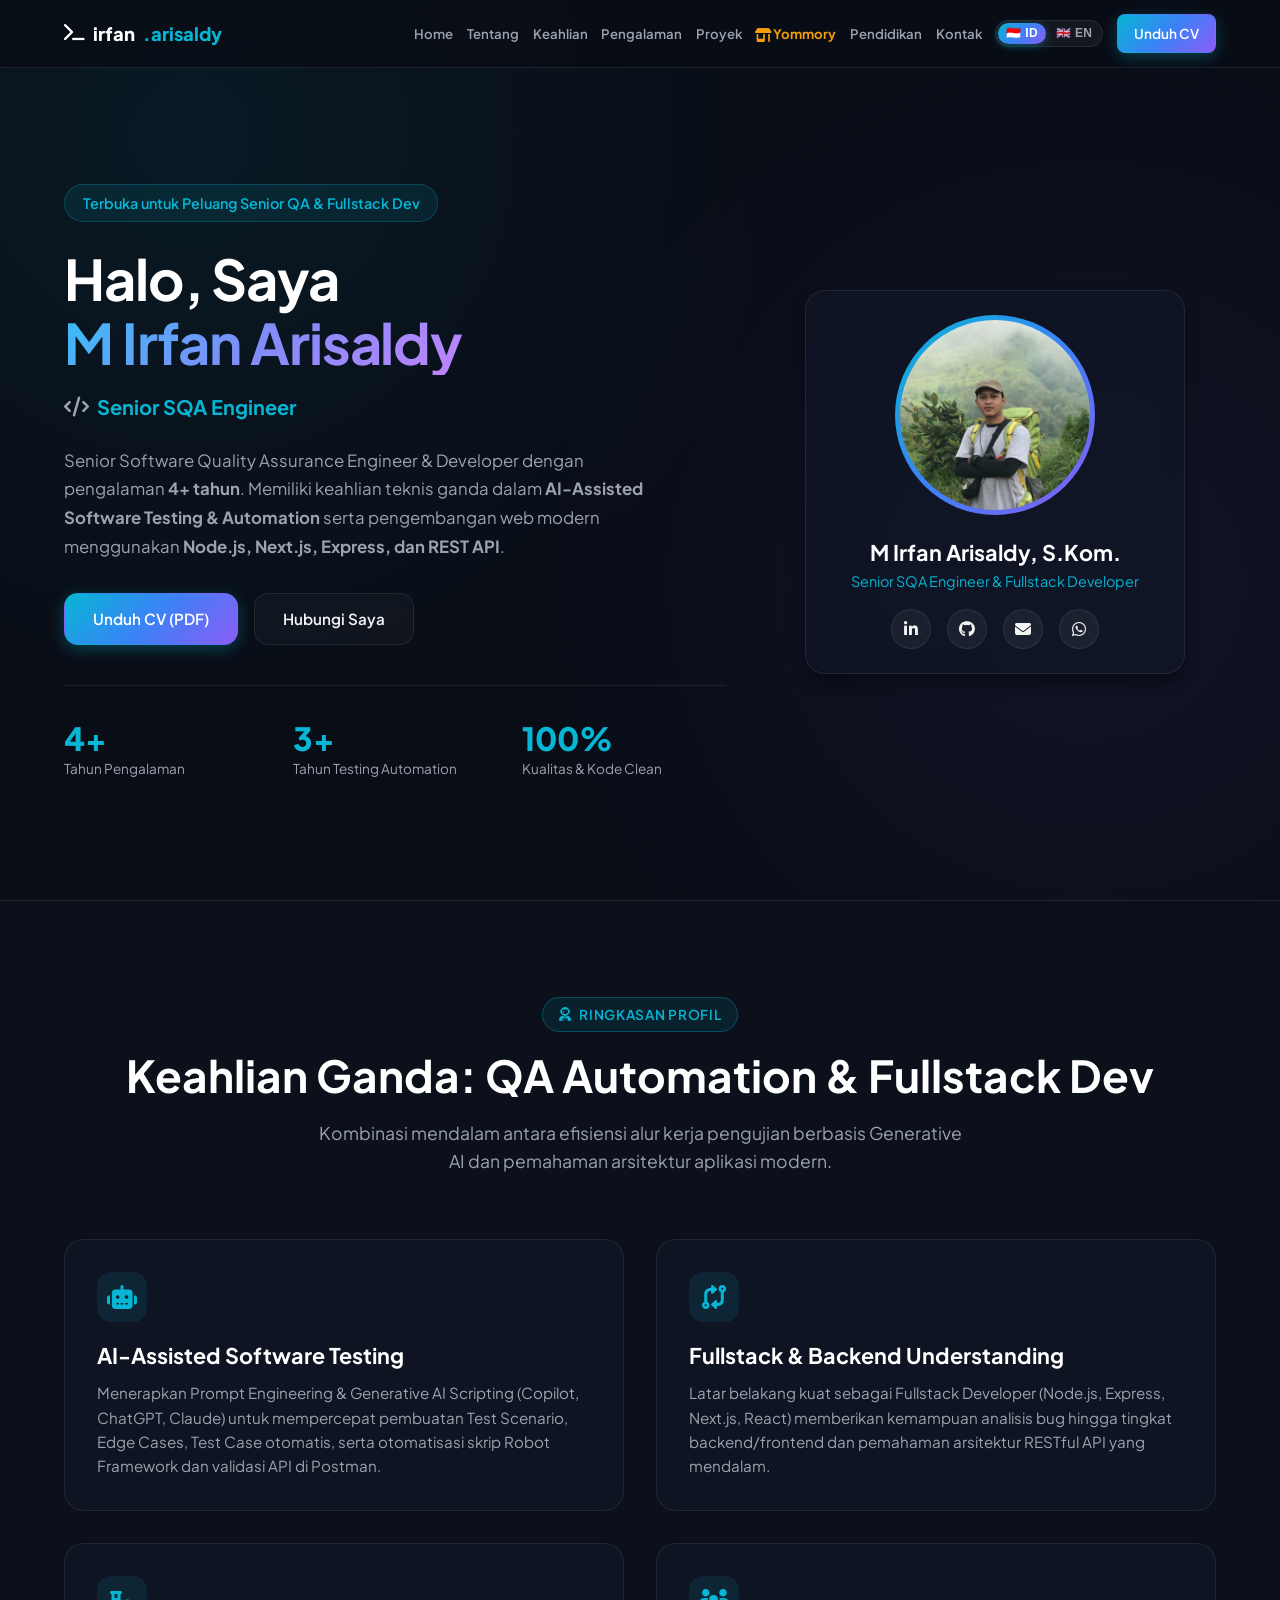
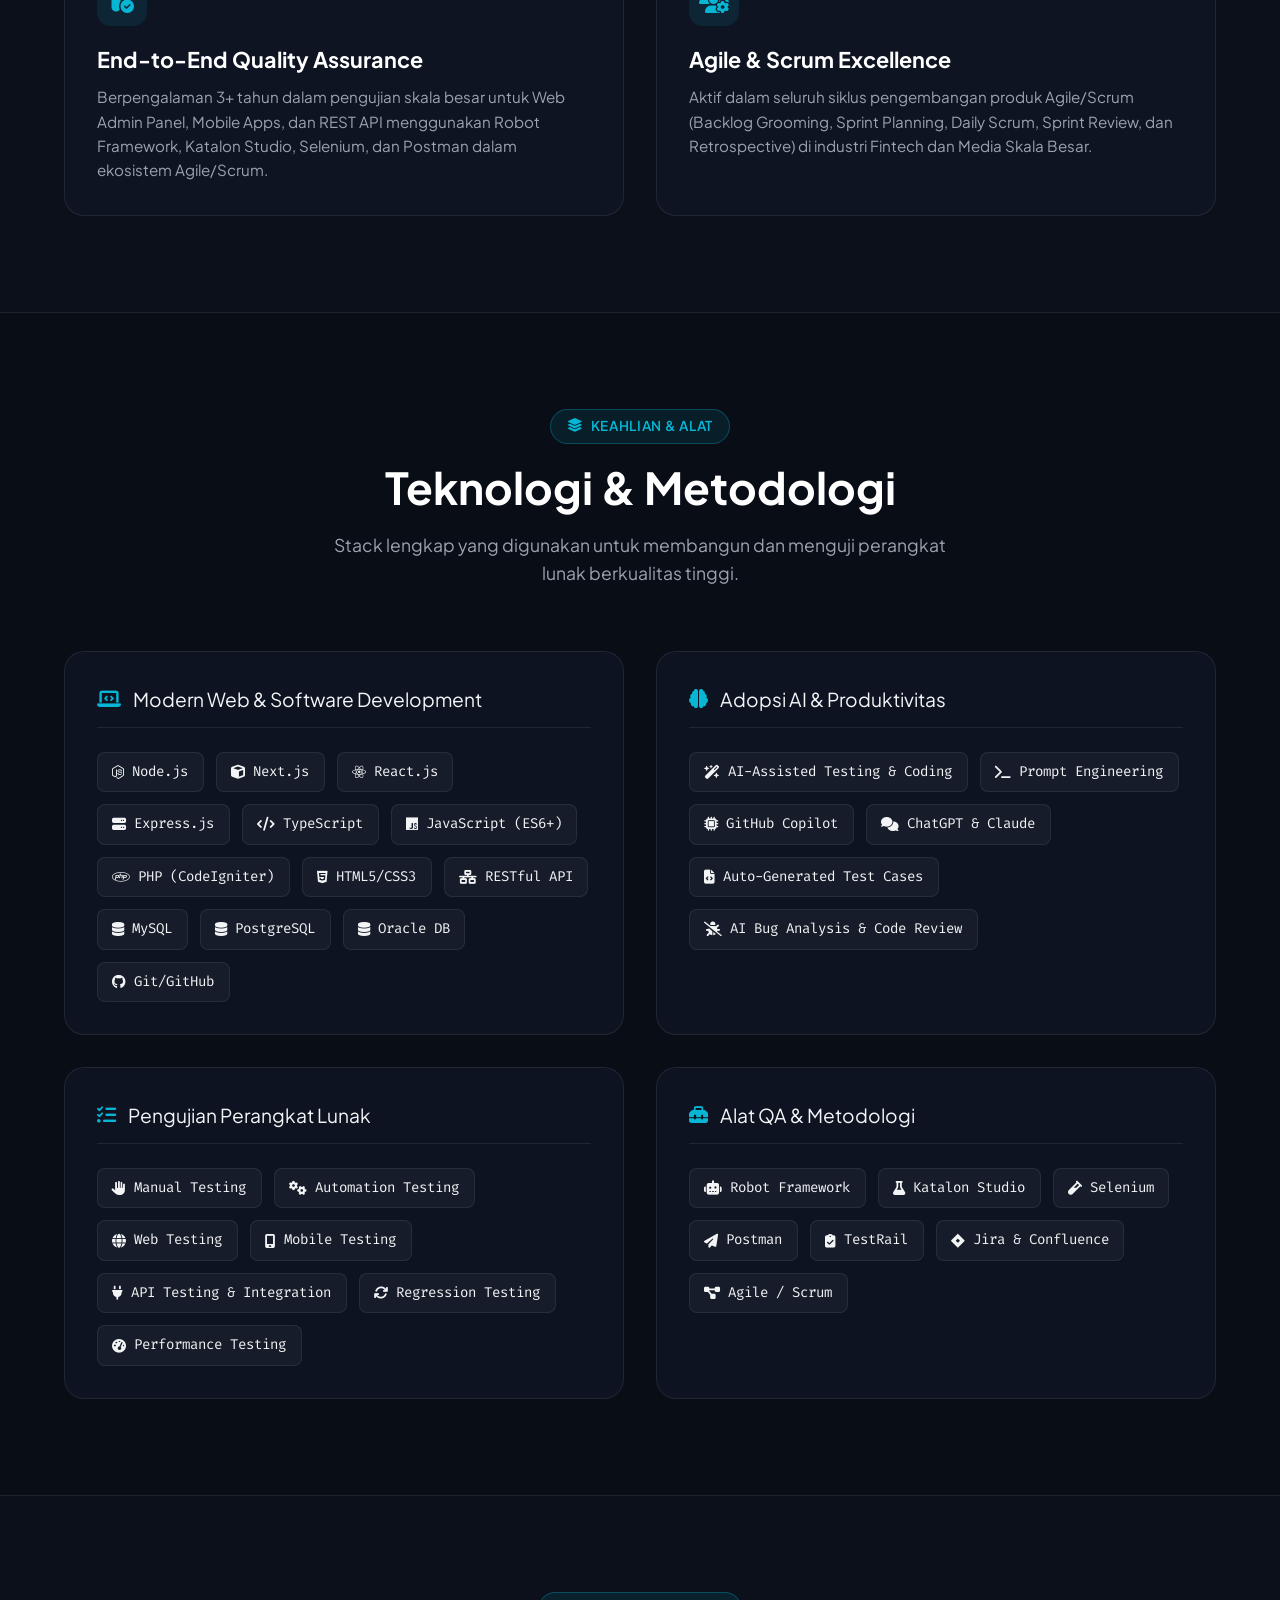
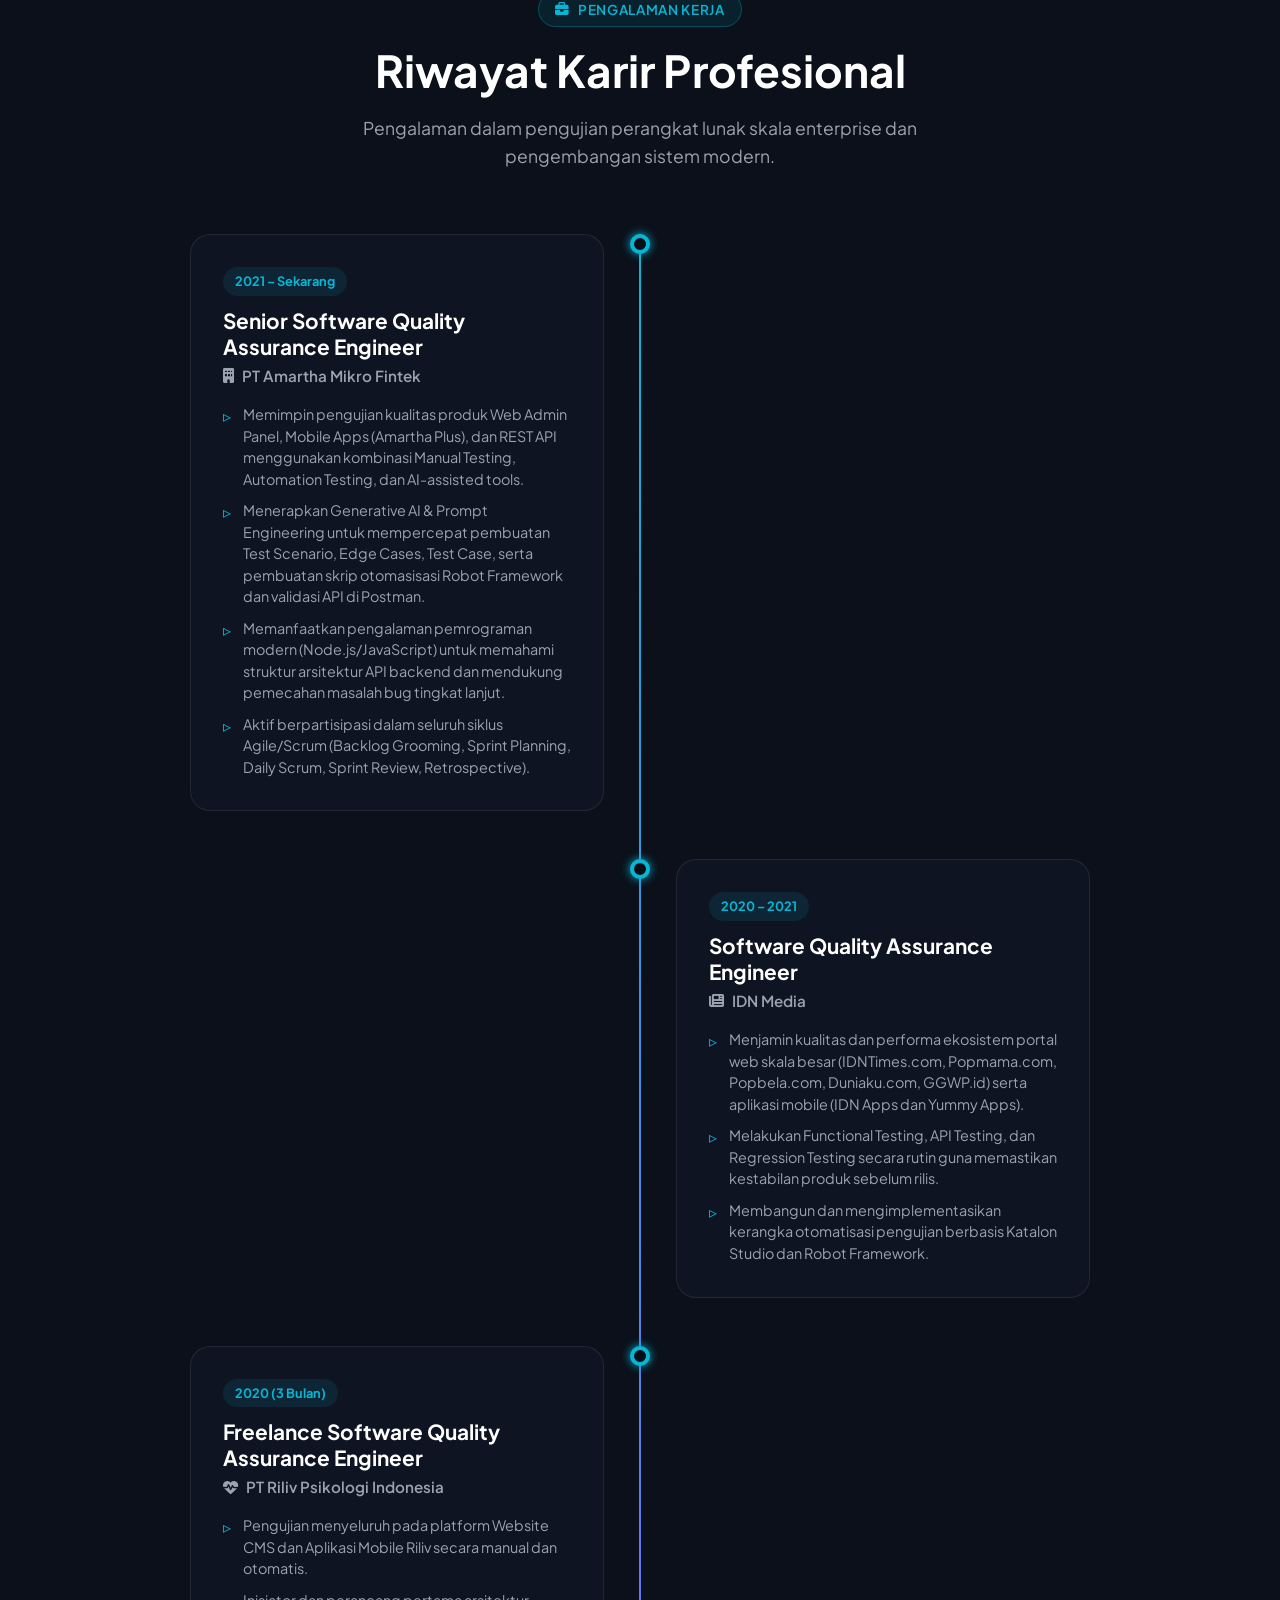
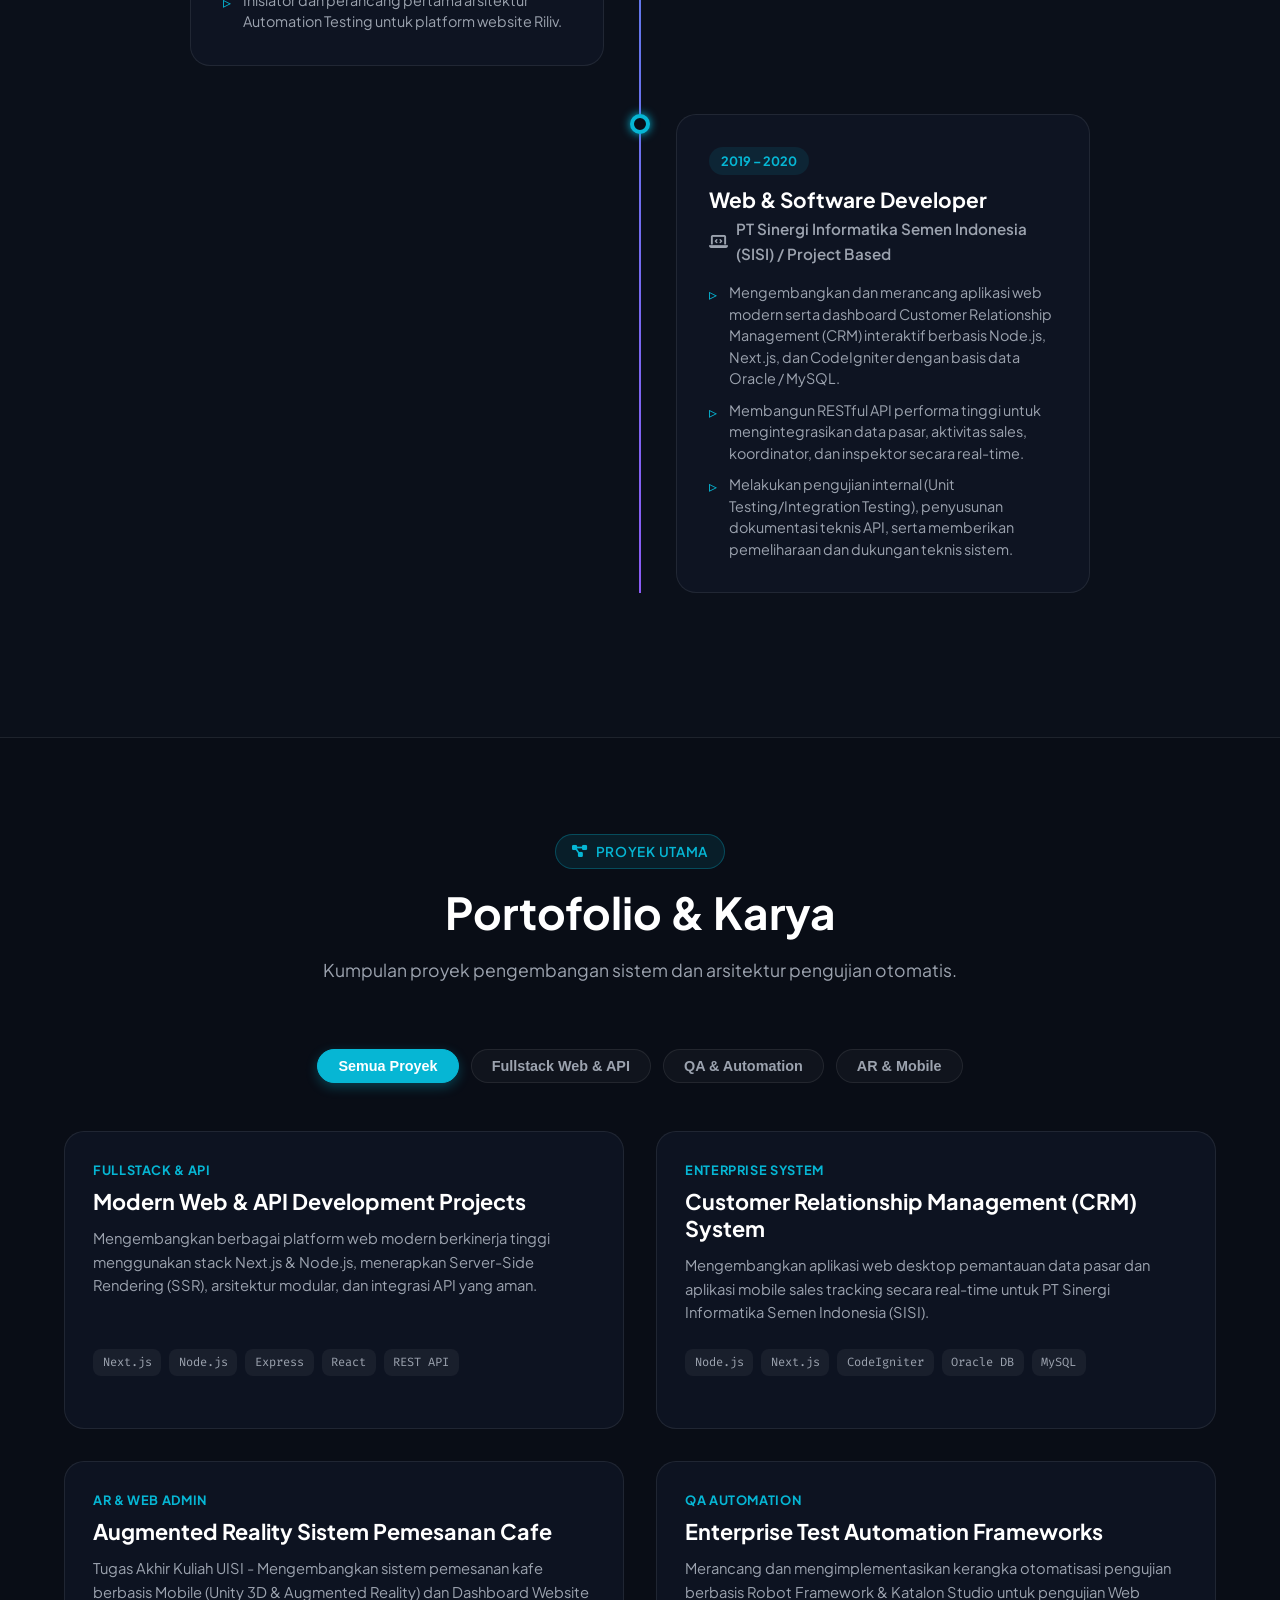
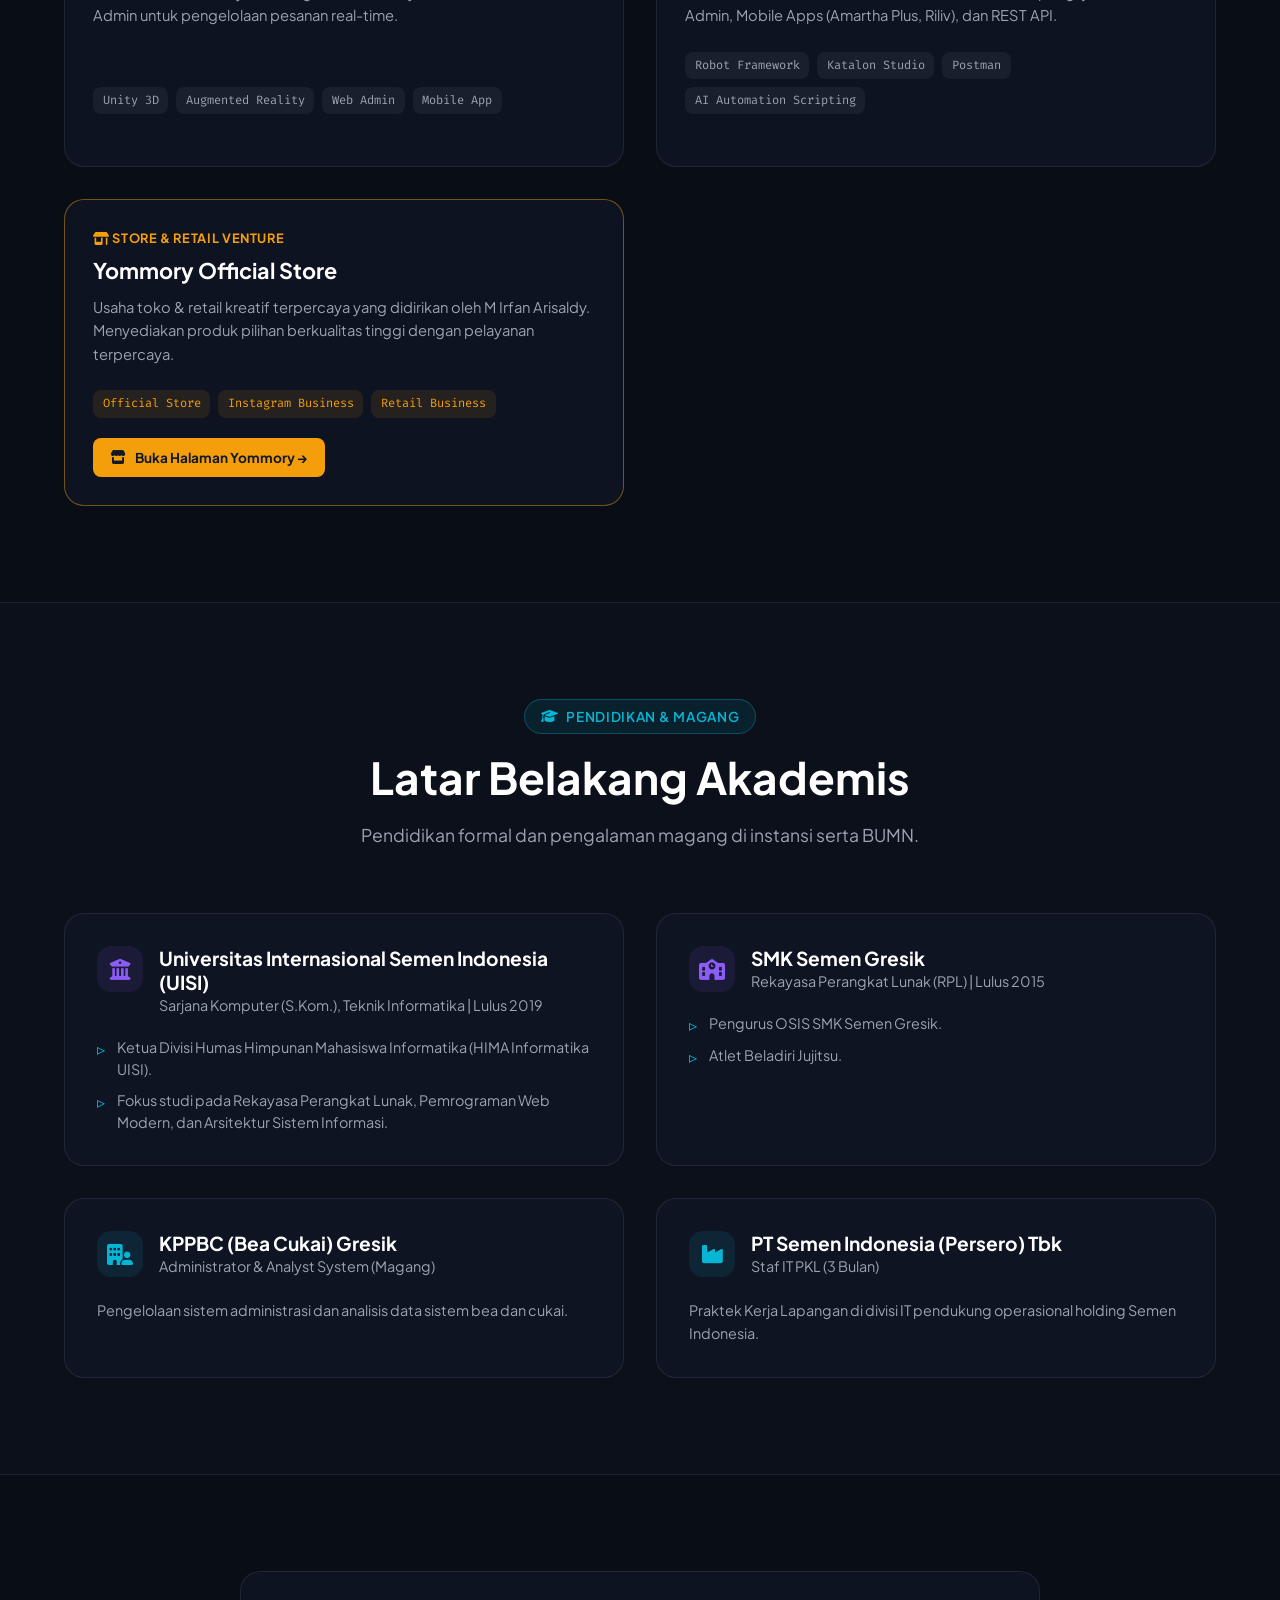
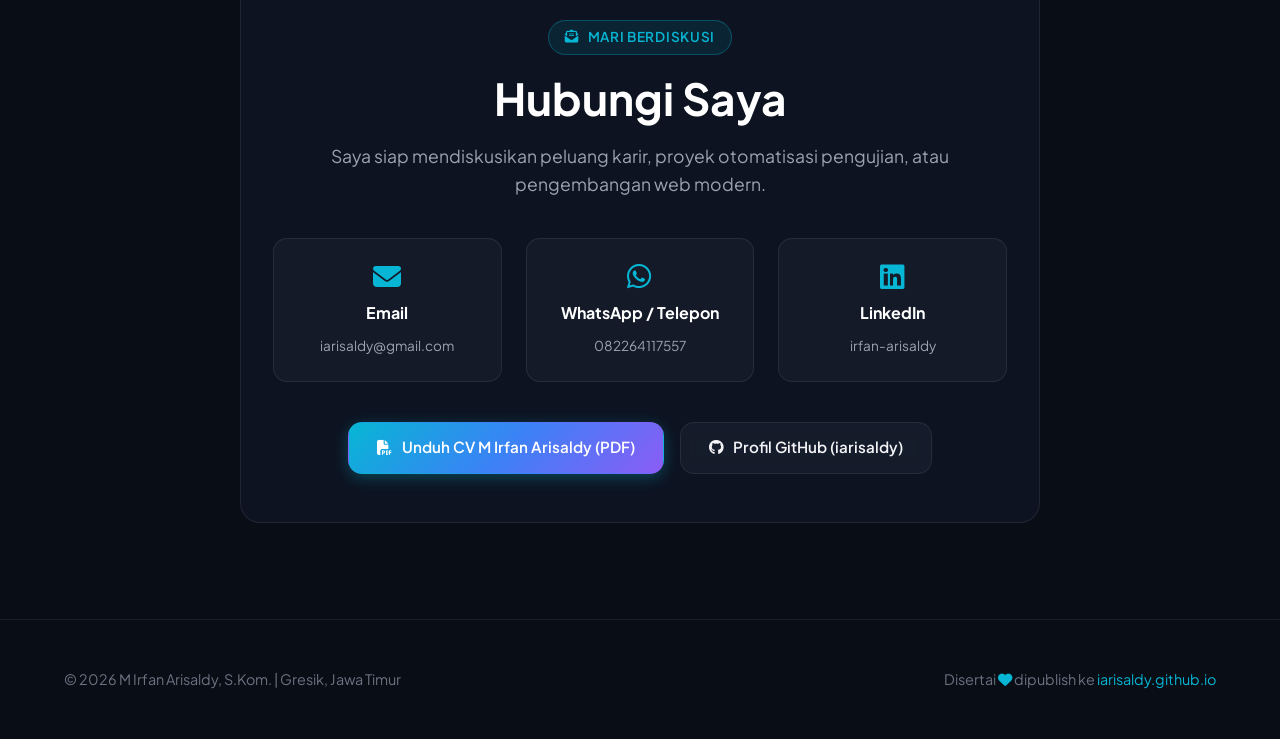
<file: index.html>
<!DOCTYPE html>
<html lang="id">
  <head>
    <meta charset="UTF-8" />
    <meta name="viewport" content="width=device-width, initial-scale=1.0" />
    <title>M Irfan Arisaldy | Senior Software Quality Assurance Engineer & Fullstack Developer</title>
    <meta
      name="description"
      content="Portofolio M Irfan Arisaldy - Senior Software Quality Assurance Engineer & Fullstack Developer dengan pengalaman 4+ tahun dalam AI-assisted software testing, Robot Framework, Katalon, Node.js, Next.js, dan REST API."
    />
    <meta name="author" content="M Irfan Arisaldy" />
    
    <!-- Favicon -->
    <link rel="icon" type="image/x-icon" href="assets/img/favicon.ico" />

    <!-- Google Fonts -->
    <link rel="preconnect" href="https://fonts.googleapis.com" />
    <link rel="preconnect" href="https://fonts.gstatic.com" crossorigin />
    <link
      href="https://fonts.googleapis.com/css2?family=Fira+Code:wght@400;500;600&family=Plus+Jakarta+Sans:wght@400;500;600;700;800&display=swap"
      rel="stylesheet"
    />

    <!-- Font Awesome Icons -->
    <link
      rel="stylesheet"
      href="https://cdnjs.cloudflare.com/ajax/libs/font-awesome/6.4.0/css/all.min.css"
      crossorigin="anonymous"
    />

    <!-- Main Stylesheet -->
    <link rel="stylesheet" href="css/styles.css?v=1.0.1" />
  </head>
  <body id="home">
    <!-- Navigation Bar -->
    <nav class="navbar">
      <div class="container nav-container">
        <a href="#home" class="nav-logo">
          <i class="fa-solid font-code fa-terminal"></i>
          irfan<span>.arisaldy</span>
        </a>
        <button class="nav-toggle" aria-label="Toggle navigation">
          <i class="fa-solid fa-bars"></i>
        </button>
        <ul class="nav-links">
          <li><a href="#home" class="nav-link active" data-i18n="nav.home">Home</a></li>
          <li><a href="#about" class="nav-link" data-i18n="nav.about">Tentang</a></li>
          <li><a href="#skills" class="nav-link" data-i18n="nav.skills">Keahlian</a></li>
          <li><a href="#experience" class="nav-link" data-i18n="nav.experience">Pengalaman</a></li>
          <li><a href="#projects" class="nav-link" data-i18n="nav.projects">Proyek</a></li>
          <li><a href="yommory/index.html" class="nav-link" style="color: #f59e0b; font-weight: 700;"><i class="fa-solid fa-shop"></i> Yommory</a></li>
          <li><a href="#education" class="nav-link" data-i18n="nav.education">Pendidikan</a></li>
          <li><a href="#contact" class="nav-link" data-i18n="nav.contact">Kontak</a></li>
          <li class="lang-switcher">
            <button class="lang-btn active" data-lang="id" aria-label="Bahasa Indonesia">🇮🇩 ID</button>
            <button class="lang-btn" data-lang="en" aria-label="English">🇬🇧 EN</button>
          </li>
          <li>
            <a href="CV_M_Irfan_Arisaldy.pdf" target="_blank" class="btn btn-primary btn-sm" data-i18n="nav.downloadCV">
              <i class="fa-solid fa-download"></i> Unduh CV
            </a>
          </li>
        </ul>
      </div>
    </nav>

    <!-- Hero Section -->
    <section class="hero-section">
      <div class="container">
        <div class="hero-grid">
          <!-- Left Hero Text -->
          <div class="hero-content">
            <div class="hero-badge" data-i18n="hero.badge">
              <span class="pulse-dot"></span>
              Terbuka untuk Peluang Senior QA & Fullstack Dev
            </div>
            <h1 class="hero-title">
              <span data-i18n="hero.greeting">Halo, Saya</span> <br />
              <span class="gradient-text" data-i18n="hero.name">M Irfan Arisaldy</span>
            </h1>
            <div class="hero-subtitle">
              <i class="fa-solid fa-code"></i>
              <span class="typing-text">Senior SQA Engineer</span>
            </div>
            <p class="hero-description" data-i18n="hero.description">
              Senior Software Quality Assurance Engineer & Developer dengan pengalaman <strong>4+ tahun</strong>. Memiliki keahlian teknis ganda dalam <strong>AI-Assisted Software Testing & Automation</strong> serta pengembangan web modern menggunakan <strong>Node.js, Next.js, Express, dan REST API</strong>.
            </p>
            <div class="hero-actions">
              <a href="CV_M_Irfan_Arisaldy.pdf" download class="btn btn-primary" data-i18n="hero.downloadCV">
                <i class="fa-solid fa-file-arrow-down"></i> Unduh CV (PDF)
              </a>
              <a href="#contact" class="btn btn-outline" data-i18n="hero.contactBtn">
                <i class="fa-solid fa-paper-plane"></i> Hubungi Saya
              </a>
            </div>
            <div class="hero-stats">
              <div class="stat-item">
                <h3 data-i18n="hero.stat1.val">4+</h3>
                <p data-i18n="hero.stat1.lbl">Tahun Pengalaman</p>
              </div>
              <div class="stat-item">
                <h3 data-i18n="hero.stat2.val">3+</h3>
                <p data-i18n="hero.stat2.lbl">Tahun Testing Automation</p>
              </div>
              <div class="stat-item">
                <h3 data-i18n="hero.stat3.val">100%</h3>
                <p data-i18n="hero.stat3.lbl">Kualitas & Kode Clean</p>
              </div>
            </div>
          </div>

          <!-- Right Hero Profile Card -->
          <div class="hero-avatar-wrapper">
            <div class="avatar-card">
              <div class="avatar-img-container">
                <img src="assets/img/profile.jpeg" alt="M Irfan Arisaldy" class="avatar-img" />
              </div>
              <div class="avatar-info">
                <h3>M Irfan Arisaldy, S.Kom.</h3>
                <p data-i18n="hero.role">Senior SQA Engineer & Fullstack Developer</p>
              </div>
              <div class="social-links">
                <a href="https://linkedin.com/in/irfan-arisaldy" target="_blank" class="social-icon" aria-label="LinkedIn">
                  <i class="fa-brands fa-linkedin-in"></i>
                </a>
                <a href="https://github.com/iarisaldy" target="_blank" class="social-icon" aria-label="GitHub">
                  <i class="fa-brands fa-github"></i>
                </a>
                <a href="mailto:iarisaldy@gmail.com" class="social-icon" aria-label="Email">
                  <i class="fa-solid fa-envelope"></i>
                </a>
                <a href="https://wa.me/6282264117557" target="_blank" class="social-icon" aria-label="WhatsApp">
                  <i class="fa-brands fa-whatsapp"></i>
                </a>
              </div>
            </div>
          </div>
        </div>
      </div>
    </section>

    <!-- About / Profile Summary Section -->
    <section id="about" class="section bg-surface">
      <div class="container">
        <div class="section-header">
          <div class="section-tag" data-i18n="about.tag">
            <i class="fa-solid fa-user-astronaut"></i> Ringkasan Profil
          </div>
          <h2 class="section-title" data-i18n="about.title">Keahlian Ganda: QA Automation & Fullstack Dev</h2>
          <p class="section-subtitle" data-i18n="about.subtitle">
            Kombinasi mendalam antara efisiensi alur kerja pengujian berbasis Generative AI dan pemahaman arsitektur aplikasi modern.
          </p>
        </div>

        <div class="about-grid">
          <div class="about-card">
            <div class="about-card-icon">
              <i class="fa-solid fa-robot"></i>
            </div>
            <h3 data-i18n="about.card1.title">AI-Assisted Software Testing</h3>
            <p data-i18n="about.card1.desc">
              Menerapkan Prompt Engineering & Generative AI Scripting (Copilot, ChatGPT, Claude) untuk mempercepat pembuatan Test Scenario, Edge Cases, Test Case otomatis, serta otomatisasi skrip Robot Framework dan validasi API di Postman.
            </p>
          </div>

          <div class="about-card">
            <div class="about-card-icon">
              <i class="fa-solid fa-code-compare"></i>
            </div>
            <h3 data-i18n="about.card2.title">Fullstack & Backend Understanding</h3>
            <p data-i18n="about.card2.desc">
              Latar belakang kuat sebagai Fullstack Developer (Node.js, Express, Next.js, React) memberikan kemampuan analisis bug hingga tingkat backend/frontend dan pemahaman arsitektur RESTful API yang mendalam.
            </p>
          </div>

          <div class="about-card">
            <div class="about-card-icon">
              <i class="fa-solid fa-vial-circle-check"></i>
            </div>
            <h3 data-i18n="about.card3.title">End-to-End Quality Assurance</h3>
            <p data-i18n="about.card3.desc">
              Berpengalaman 3+ tahun dalam pengujian skala besar untuk Web Admin Panel, Mobile Apps, dan REST API menggunakan Robot Framework, Katalon Studio, Selenium, dan Postman dalam ekosistem Agile/Scrum.
            </p>
          </div>

          <div class="about-card">
            <div class="about-card-icon">
              <i class="fa-solid fa-users-gear"></i>
            </div>
            <h3 data-i18n="about.card4.title">Agile & Scrum Excellence</h3>
            <p data-i18n="about.card4.desc">
              Aktif dalam seluruh siklus pengembangan produk Agile/Scrum (Backlog Grooming, Sprint Planning, Daily Scrum, Sprint Review, dan Retrospective) di industri Fintech dan Media Skala Besar.
            </p>
          </div>
        </div>
      </div>
    </section>

    <!-- Skills & Tools Section -->
    <section id="skills" class="section">
      <div class="container">
        <div class="section-header">
          <div class="section-tag" data-i18n="skills.tag">
            <i class="fa-solid fa-layer-group"></i> Keahlian & Alat
          </div>
          <h2 class="section-title" data-i18n="skills.title">Teknologi & Metodologi</h2>
          <p class="section-subtitle" data-i18n="skills.subtitle">
            Stack lengkap yang digunakan untuk membangun dan menguji perangkat lunak berkualitas tinggi.
          </p>
        </div>

        <div class="skills-grid">
          <!-- Category 1: Modern Web -->
          <div class="skill-category-card">
            <div class="skill-category-title">
              <i class="fa-solid fa-laptop-code"></i>
              <span data-i18n="skills.cat1.title">Modern Web & Software Development</span>
            </div>
            <div class="skill-tags">
              <span class="skill-tag"><i class="fa-brands fa-node-js"></i> Node.js</span>
              <span class="skill-tag"><i class="fa-solid fa-cube"></i> Next.js</span>
              <span class="skill-tag"><i class="fa-brands fa-react"></i> React.js</span>
              <span class="skill-tag"><i class="fa-solid fa-server"></i> Express.js</span>
              <span class="skill-tag"><i class="fa-solid fa-code"></i> TypeScript</span>
              <span class="skill-tag"><i class="fa-brands fa-js"></i> JavaScript (ES6+)</span>
              <span class="skill-tag"><i class="fa-brands fa-php"></i> PHP (CodeIgniter)</span>
              <span class="skill-tag"><i class="fa-brands fa-html5"></i> HTML5/CSS3</span>
              <span class="skill-tag"><i class="fa-solid fa-network-wired"></i> RESTful API</span>
              <span class="skill-tag"><i class="fa-solid fa-database"></i> MySQL</span>
              <span class="skill-tag"><i class="fa-solid fa-database"></i> PostgreSQL</span>
              <span class="skill-tag"><i class="fa-solid fa-database"></i> Oracle DB</span>
              <span class="skill-tag"><i class="fa-brands fa-github"></i> Git/GitHub</span>
            </div>
          </div>

          <!-- Category 2: AI Adoption -->
          <div class="skill-category-card">
            <div class="skill-category-title">
              <i class="fa-solid fa-brain"></i>
              <span data-i18n="skills.cat2.title">Adopsi AI & Produktivitas</span>
            </div>
            <div class="skill-tags">
              <span class="skill-tag"><i class="fa-solid fa-wand-magic-sparkles"></i> AI-Assisted Testing & Coding</span>
              <span class="skill-tag"><i class="fa-solid fa-terminal"></i> Prompt Engineering</span>
              <span class="skill-tag"><i class="fa-solid fa-microchip"></i> GitHub Copilot</span>
              <span class="skill-tag"><i class="fa-solid fa-comments"></i> ChatGPT & Claude</span>
              <span class="skill-tag"><i class="fa-solid fa-file-code"></i> Auto-Generated Test Cases</span>
              <span class="skill-tag"><i class="fa-solid fa-bug-slash"></i> AI Bug Analysis & Code Review</span>
            </div>
          </div>

          <!-- Category 3: Software Testing -->
          <div class="skill-category-card">
            <div class="skill-category-title">
              <i class="fa-solid fa-list-check"></i>
              <span data-i18n="skills.cat3.title">Pengujian Perangkat Lunak</span>
            </div>
            <div class="skill-tags">
              <span class="skill-tag"><i class="fa-solid fa-hand"></i> Manual Testing</span>
              <span class="skill-tag"><i class="fa-solid fa-gears"></i> Automation Testing</span>
              <span class="skill-tag"><i class="fa-solid fa-globe"></i> Web Testing</span>
              <span class="skill-tag"><i class="fa-solid fa-mobile-screen"></i> Mobile Testing</span>
              <span class="skill-tag"><i class="fa-solid fa-plug"></i> API Testing & Integration</span>
              <span class="skill-tag"><i class="fa-solid fa-arrows-rotate"></i> Regression Testing</span>
              <span class="skill-tag"><i class="fa-solid fa-gauge-high"></i> Performance Testing</span>
            </div>
          </div>

          <!-- Category 4: QA Tools & Agile -->
          <div class="skill-category-card">
            <div class="skill-category-title">
              <i class="fa-solid fa-toolbox"></i>
              <span data-i18n="skills.cat4.title">Alat QA & Metodologi</span>
            </div>
            <div class="skill-tags">
              <span class="skill-tag"><i class="fa-solid fa-robot"></i> Robot Framework</span>
              <span class="skill-tag"><i class="fa-solid fa-flask"></i> Katalon Studio</span>
              <span class="skill-tag"><i class="fa-solid fa-vial"></i> Selenium</span>
              <span class="skill-tag"><i class="fa-solid fa-paper-plane"></i> Postman</span>
              <span class="skill-tag"><i class="fa-solid fa-clipboard-check"></i> TestRail</span>
              <span class="skill-tag"><i class="fa-brands fa-jira"></i> Jira & Confluence</span>
              <span class="skill-tag"><i class="fa-solid fa-diagram-project"></i> Agile / Scrum</span>
            </div>
          </div>
        </div>
      </div>
    </section>

    <!-- Experience Timeline Section -->
    <section id="experience" class="section bg-surface">
      <div class="container">
        <div class="section-header">
          <div class="section-tag" data-i18n="exp.tag">
            <i class="fa-solid fa-briefcase"></i> Pengalaman Kerja
          </div>
          <h2 class="section-title" data-i18n="exp.title">Riwayat Karir Profesional</h2>
          <p class="section-subtitle" data-i18n="exp.subtitle">
            Pengalaman dalam pengujian perangkat lunak skala enterprise dan pengembangan sistem modern.
          </p>
        </div>

        <div class="timeline">
          <!-- Item 1: Amartha -->
          <div class="timeline-item">
            <div class="timeline-dot"></div>
            <div class="timeline-content">
              <span class="timeline-date" data-i18n="exp.item1.date">2021 – Sekarang</span>
              <h3 class="timeline-title" data-i18n="exp.item1.title">Senior Software Quality Assurance Engineer</h3>
              <div class="timeline-company" data-i18n="exp.item1.company">
                <i class="fa-solid fa-building"></i> PT Amartha Mikro Fintek
              </div>
              <ul class="timeline-bullets">
                <li data-i18n="exp.item1.bullet1">Memimpin pengujian kualitas produk Web Admin Panel, Mobile Apps (Amartha Plus), dan REST API menggunakan kombinasi Manual Testing, Automation Testing, dan AI-assisted tools.</li>
                <li data-i18n="exp.item1.bullet2">Menerapkan Generative AI & Prompt Engineering untuk mempercepat pembuatan Test Scenario, Edge Cases, Test Case, serta pembuatan skrip otomasisasi Robot Framework dan validasi API di Postman.</li>
                <li data-i18n="exp.item1.bullet3">Memanfaatkan pengalaman pemrograman modern (Node.js/JavaScript) untuk memahami struktur arsitektur API backend dan mendukung pemecahan masalah bug tingkat lanjut.</li>
                <li data-i18n="exp.item1.bullet4">Aktif berpartisipasi dalam seluruh siklus Agile/Scrum (Backlog Grooming, Sprint Planning, Daily Scrum, Sprint Review, Retrospective).</li>
              </ul>
            </div>
          </div>

          <!-- Item 2: IDN Media -->
          <div class="timeline-item">
            <div class="timeline-dot"></div>
            <div class="timeline-content">
              <span class="timeline-date" data-i18n="exp.item2.date">2020 – 2021</span>
              <h3 class="timeline-title" data-i18n="exp.item2.title">Software Quality Assurance Engineer</h3>
              <div class="timeline-company" data-i18n="exp.item2.company">
                <i class="fa-solid fa-newspaper"></i> IDN Media
              </div>
              <ul class="timeline-bullets">
                <li data-i18n="exp.item2.bullet1">Menjamin kualitas dan performa ekosistem portal web skala besar (IDNTimes.com, Popmama.com, Popbela.com, Duniaku.com, GGWP.id) serta aplikasi mobile (IDN Apps dan Yummy Apps).</li>
                <li data-i18n="exp.item2.bullet2">Melakukan Functional Testing, API Testing, dan Regression Testing secara rutin guna memastikan kestabilan produk sebelum rilis.</li>
                <li data-i18n="exp.item2.bullet3">Membangun dan mengimplementasikan kerangka otomatisasi pengujian berbasis Katalon Studio dan Robot Framework.</li>
              </ul>
            </div>
          </div>

          <!-- Item 3: Riliv -->
          <div class="timeline-item">
            <div class="timeline-dot"></div>
            <div class="timeline-content">
              <span class="timeline-date" data-i18n="exp.item3.date">2020 (3 Bulan)</span>
              <h3 class="timeline-title" data-i18n="exp.item3.title">Freelance Software Quality Assurance Engineer</h3>
              <div class="timeline-company" data-i18n="exp.item3.company">
                <i class="fa-solid fa-heart-pulse"></i> PT Riliv Psikologi Indonesia
              </div>
              <ul class="timeline-bullets">
                <li data-i18n="exp.item3.bullet1">Pengujian menyeluruh pada platform Website CMS dan Aplikasi Mobile Riliv secara manual dan otomatis.</li>
                <li data-i18n="exp.item3.bullet2">Inisiator dan perancang pertama arsitektur Automation Testing untuk platform website Riliv.</li>
              </ul>
            </div>
          </div>

          <!-- Item 4: SISI -->
          <div class="timeline-item">
            <div class="timeline-dot"></div>
            <div class="timeline-content">
              <span class="timeline-date" data-i18n="exp.item4.date">2019 – 2020</span>
              <h3 class="timeline-title" data-i18n="exp.item4.title">Web & Software Developer</h3>
              <div class="timeline-company" data-i18n="exp.item4.company">
                <i class="fa-solid fa-laptop-code"></i> PT Sinergi Informatika Semen Indonesia (SISI) / Project Based
              </div>
              <ul class="timeline-bullets">
                <li data-i18n="exp.item4.bullet1">Mengembangkan dan merancang aplikasi web modern serta dashboard Customer Relationship Management (CRM) interaktif berbasis Node.js, Next.js, dan CodeIgniter dengan basis data Oracle / MySQL.</li>
                <li data-i18n="exp.item4.bullet2">Membangun RESTful API performa tinggi untuk mengintegrasikan data pasar, aktivitas sales, koordinator, dan inspektor secara real-time.</li>
                <li data-i18n="exp.item4.bullet3">Melakukan pengujian internal (Unit Testing/Integration Testing), penyusunan dokumentasi teknis API, serta memberikan pemeliharaan dan dukungan teknis sistem.</li>
              </ul>
            </div>
          </div>
        </div>
      </div>
    </section>

    <!-- Projects Section -->
    <section id="projects" class="section">
      <div class="container">
        <div class="section-header">
          <div class="section-tag" data-i18n="projects.tag">
            <i class="fa-solid fa-diagram-project"></i> Proyek Utama
          </div>
          <h2 class="section-title" data-i18n="projects.title">Portofolio & Karya</h2>
          <p class="section-subtitle" data-i18n="projects.subtitle">
            Kumpulan proyek pengembangan sistem dan arsitektur pengujian otomatis.
          </p>
        </div>

        <div class="project-filters">
          <button class="filter-btn active" data-filter="all" data-i18n="projects.filter.all">Semua Proyek</button>
          <button class="filter-btn" data-filter="web" data-i18n="projects.filter.web">Fullstack Web & API</button>
          <button class="filter-btn" data-filter="qa" data-i18n="projects.filter.qa">QA & Automation</button>
          <button class="filter-btn" data-filter="mobile" data-i18n="projects.filter.mobile">AR & Mobile</button>
        </div>

        <div class="projects-grid">
          <!-- Project 1 -->
          <div class="project-card" data-category="web">
            <div class="project-body">
              <span class="project-tag" data-i18n="projects.item1.tag">Fullstack & API</span>
              <h3 class="project-title" data-i18n="projects.item1.title">Modern Web & API Development Projects</h3>
              <p class="project-desc" data-i18n="projects.item1.desc">
                Mengembangkan berbagai platform web modern berkinerja tinggi menggunakan stack Next.js & Node.js, menerapkan Server-Side Rendering (SSR), arsitektur modular, dan integrasi API yang aman.
              </p>
              <div class="project-tech">
                <span class="tech-badge">Next.js</span>
                <span class="tech-badge">Node.js</span>
                <span class="tech-badge">Express</span>
                <span class="tech-badge">React</span>
                <span class="tech-badge">REST API</span>
              </div>
            </div>
          </div>

          <!-- Project 2 -->
          <div class="project-card" data-category="web">
            <div class="project-body">
              <span class="project-tag" data-i18n="projects.item2.tag">Enterprise System</span>
              <h3 class="project-title" data-i18n="projects.item2.title">Customer Relationship Management (CRM) System</h3>
              <p class="project-desc" data-i18n="projects.item2.desc">
                Mengembangkan aplikasi web desktop pemantauan data pasar dan aplikasi mobile sales tracking secara real-time untuk PT Sinergi Informatika Semen Indonesia (SISI).
              </p>
              <div class="project-tech">
                <span class="tech-badge">Node.js</span>
                <span class="tech-badge">Next.js</span>
                <span class="tech-badge">CodeIgniter</span>
                <span class="tech-badge">Oracle DB</span>
                <span class="tech-badge">MySQL</span>
              </div>
            </div>
          </div>

          <!-- Project 3 -->
          <div class="project-card" data-category="mobile">
            <div class="project-body">
              <span class="project-tag" data-i18n="projects.item3.tag">AR & Web Admin</span>
              <h3 class="project-title" data-i18n="projects.item3.title">Augmented Reality Sistem Pemesanan Cafe</h3>
              <p class="project-desc" data-i18n="projects.item3.desc">
                Tugas Akhir Kuliah UISI - Mengembangkan sistem pemesanan kafe berbasis Mobile (Unity 3D & Augmented Reality) dan Dashboard Website Admin untuk pengelolaan pesanan real-time.
              </p>
              <div class="project-tech">
                <span class="tech-badge">Unity 3D</span>
                <span class="tech-badge">Augmented Reality</span>
                <span class="tech-badge">Web Admin</span>
                <span class="tech-badge">Mobile App</span>
              </div>
            </div>
          </div>

          <!-- Project 4 -->
          <div class="project-card" data-category="qa">
            <div class="project-body">
              <span class="project-tag" data-i18n="projects.item4.tag">QA Automation</span>
              <h3 class="project-title" data-i18n="projects.item4.title">Enterprise Test Automation Frameworks</h3>
              <p class="project-desc" data-i18n="projects.item4.desc">
                Merancang dan mengimplementasikan kerangka otomatisasi pengujian berbasis Robot Framework & Katalon Studio untuk pengujian Web Admin, Mobile Apps (Amartha Plus, Riliv), dan REST API.
              </p>
              <div class="project-tech">
                <span class="tech-badge">Robot Framework</span>
                <span class="tech-badge">Katalon Studio</span>
                <span class="tech-badge">Postman</span>
                <span class="tech-badge">AI Automation Scripting</span>
              </div>
            </div>
          </div>

          <!-- Business Project: Yommory -->
          <div class="project-card" data-category="business" style="border-color: rgba(245, 158, 11, 0.45);">
            <div class="project-body">
              <span class="project-tag" style="color: #f59e0b;" data-i18n="projects.item5.tag"><i class="fa-solid fa-shop"></i> Store & Retail Venture</span>
              <h3 class="project-title" data-i18n="projects.item5.title">Yommory Official Store</h3>
              <p class="project-desc" data-i18n="projects.item5.desc">
                Usaha toko & retail kreatif terpercaya yang didirikan oleh M Irfan Arisaldy. Menyediakan produk pilihan berkualitas tinggi dengan pelayanan terpercaya.
              </p>
              <div class="project-tech" style="margin-bottom: 1.25rem;">
                <span class="tech-badge" style="color: #f59e0b; background: rgba(245, 158, 11, 0.1);">Official Store</span>
                <span class="tech-badge" style="color: #f59e0b; background: rgba(245, 158, 11, 0.1);">Instagram Business</span>
                <span class="tech-badge" style="color: #f59e0b; background: rgba(245, 158, 11, 0.1);">Retail Business</span>
              </div>
              <div>
                <a href="yommory/index.html" class="btn btn-sm" style="background: #f59e0b; color: #111827; font-weight: 700;" data-i18n="projects.item5.btn">
                  <i class="fa-solid fa-store"></i> Buka Halaman Yommory &rarr;
                </a>
              </div>
            </div>
          </div>
        </div>
      </div>
    </section>

    <!-- Education & Internships Section -->
    <section id="education" class="section bg-surface">
      <div class="container">
        <div class="section-header">
          <div class="section-tag" data-i18n="edu.tag">
            <i class="fa-solid fa-graduation-cap"></i> Pendidikan & Magang
          </div>
          <h2 class="section-title" data-i18n="edu.title">Latar Belakang Akademis</h2>
          <p class="section-subtitle" data-i18n="edu.subtitle">
            Pendidikan formal dan pengalaman magang di instansi serta BUMN.
          </p>
        </div>

        <div class="edu-grid">
          <!-- Education 1 -->
          <div class="edu-card">
            <div class="edu-header">
              <div class="edu-icon">
                <i class="fa-solid fa-university"></i>
              </div>
              <div class="edu-info">
                <h3 data-i18n="edu.item1.title">Universitas Internasional Semen Indonesia (UISI)</h3>
                <p data-i18n="edu.item1.degree">Sarjana Komputer (S.Kom.), Teknik Informatika | Lulus 2019</p>
              </div>
            </div>
            <ul class="timeline-bullets">
              <li data-i18n="edu.item1.b1">Ketua Divisi Humas Himpunan Mahasiswa Informatika (HIMA Informatika UISI).</li>
              <li data-i18n="edu.item1.b2">Fokus studi pada Rekayasa Perangkat Lunak, Pemrograman Web Modern, dan Arsitektur Sistem Informasi.</li>
            </ul>
          </div>

          <!-- Education 2 -->
          <div class="edu-card">
            <div class="edu-header">
              <div class="edu-icon">
                <i class="fa-solid fa-school"></i>
              </div>
              <div class="edu-info">
                <h3 data-i18n="edu.item2.title">SMK Semen Gresik</h3>
                <p data-i18n="edu.item2.degree">Rekayasa Perangkat Lunak (RPL) | Lulus 2015</p>
              </div>
            </div>
            <ul class="timeline-bullets">
              <li data-i18n="edu.item2.b1">Pengurus OSIS SMK Semen Gresik.</li>
              <li data-i18n="edu.item2.b2">Atlet Beladiri Jujitsu.</li>
            </ul>
          </div>

          <!-- Internship 1 -->
          <div class="edu-card">
            <div class="edu-header">
              <div class="edu-icon" style="background: rgba(6, 182, 212, 0.1); color: var(--accent-cyan);">
                <i class="fa-solid fa-building-user"></i>
              </div>
              <div class="edu-info">
                <h3 data-i18n="edu.item3.title">KPPBC (Bea Cukai) Gresik</h3>
                <p data-i18n="edu.item3.role">Administrator & Analyst System (Magang)</p>
              </div>
            </div>
            <p style="color: var(--text-muted); font-size: 0.9rem;" data-i18n="edu.item3.desc">
              Pengelolaan sistem administrasi dan analisis data sistem bea dan cukai.
            </p>
          </div>

          <!-- Internship 2 -->
          <div class="edu-card">
            <div class="edu-header">
              <div class="edu-icon" style="background: rgba(6, 182, 212, 0.1); color: var(--accent-cyan);">
                <i class="fa-solid fa-industry"></i>
              </div>
              <div class="edu-info">
                <h3 data-i18n="edu.item4.title">PT Semen Indonesia (Persero) Tbk</h3>
                <p data-i18n="edu.item4.role">Staf IT PKL (3 Bulan)</p>
              </div>
            </div>
            <p style="color: var(--text-muted); font-size: 0.9rem;" data-i18n="edu.item4.desc">
              Praktek Kerja Lapangan di divisi IT pendukung operasional holding Semen Indonesia.
            </p>
          </div>
        </div>
      </div>
    </section>

    <!-- Contact Section -->
    <section id="contact" class="section">
      <div class="container">
        <div class="contact-card">
          <div class="section-tag" data-i18n="contact.tag">
            <i class="fa-solid fa-envelope-open-text"></i> Mari Berdiskusi
          </div>
          <h2 class="section-title" data-i18n="contact.title">Hubungi Saya</h2>
          <p class="section-subtitle" style="margin-bottom: 2rem;" data-i18n="contact.subtitle">
            Saya siap mendiskusikan peluang karir, proyek otomatisasi pengujian, atau pengembangan web modern.
          </p>

          <div class="contact-methods">
            <a href="mailto:iarisaldy@gmail.com" class="contact-item">
              <i class="fa-solid fa-envelope"></i>
              <h4 data-i18n="contact.email">Email</h4>
              <p>iarisaldy@gmail.com</p>
            </a>

            <a href="https://wa.me/6282264117557" target="_blank" class="contact-item">
              <i class="fa-brands fa-whatsapp"></i>
              <h4 data-i18n="contact.wa">WhatsApp / Telepon</h4>
              <p>082264117557</p>
            </a>

            <a href="https://linkedin.com/in/irfan-arisaldy" target="_blank" class="contact-item">
              <i class="fa-brands fa-linkedin"></i>
              <h4 data-i18n="contact.linkedin">LinkedIn</h4>
              <p>irfan-arisaldy</p>
            </a>
          </div>

          <div style="display: flex; justify-content: center; gap: 1rem; flex-wrap: wrap;">
            <a href="CV_M_Irfan_Arisaldy.pdf" download class="btn btn-primary" data-i18n="contact.btnCV">
              <i class="fa-solid fa-file-pdf"></i> Unduh CV M Irfan Arisaldy (PDF)
            </a>
            <a href="https://github.com/iarisaldy" target="_blank" class="btn btn-outline" data-i18n="contact.btnGH">
              <i class="fa-brands fa-github"></i> Profil GitHub (iarisaldy)
            </a>
          </div>
        </div>
      </div>
    </section>

    <!-- Footer -->
    <footer class="footer">
      <div class="container footer-content">
        <p data-i18n="footer.rights">&copy; 2026 M Irfan Arisaldy, S.Kom. | Gresik, Jawa Timur</p>
        <p data-i18n="footer.published">
          Disertai <i class="fa-solid fa-heart" style="color: var(--accent-cyan);"></i> dipublish ke <a href="https://iarisaldy.github.io" style="color: var(--accent-cyan); text-decoration: none;">iarisaldy.github.io</a>
        </p>
      </div>
    </footer>

    <!-- JavaScript Interactivity -->
    <script src="js/translations.js?v=1.0.1"></script>
    <script src="js/main.js?v=1.0.1"></script>
  </body>
</html>
</file>
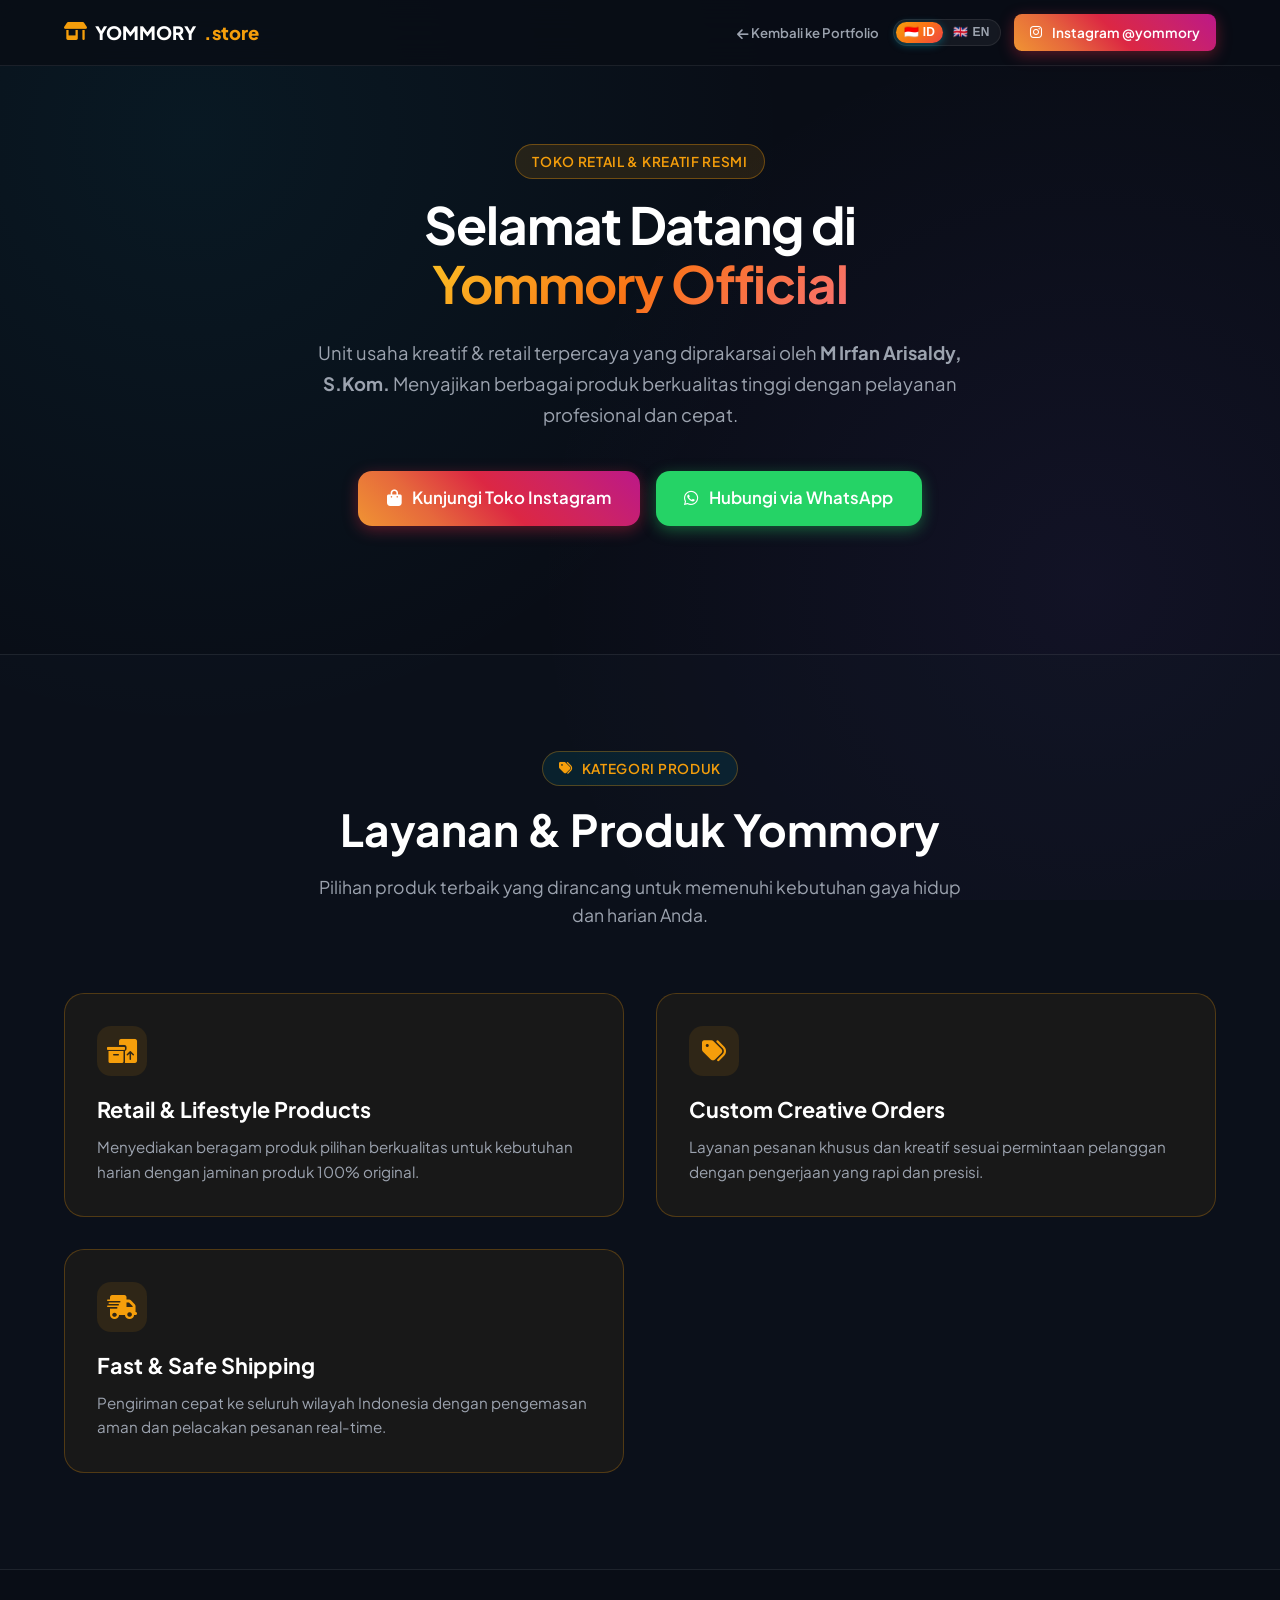
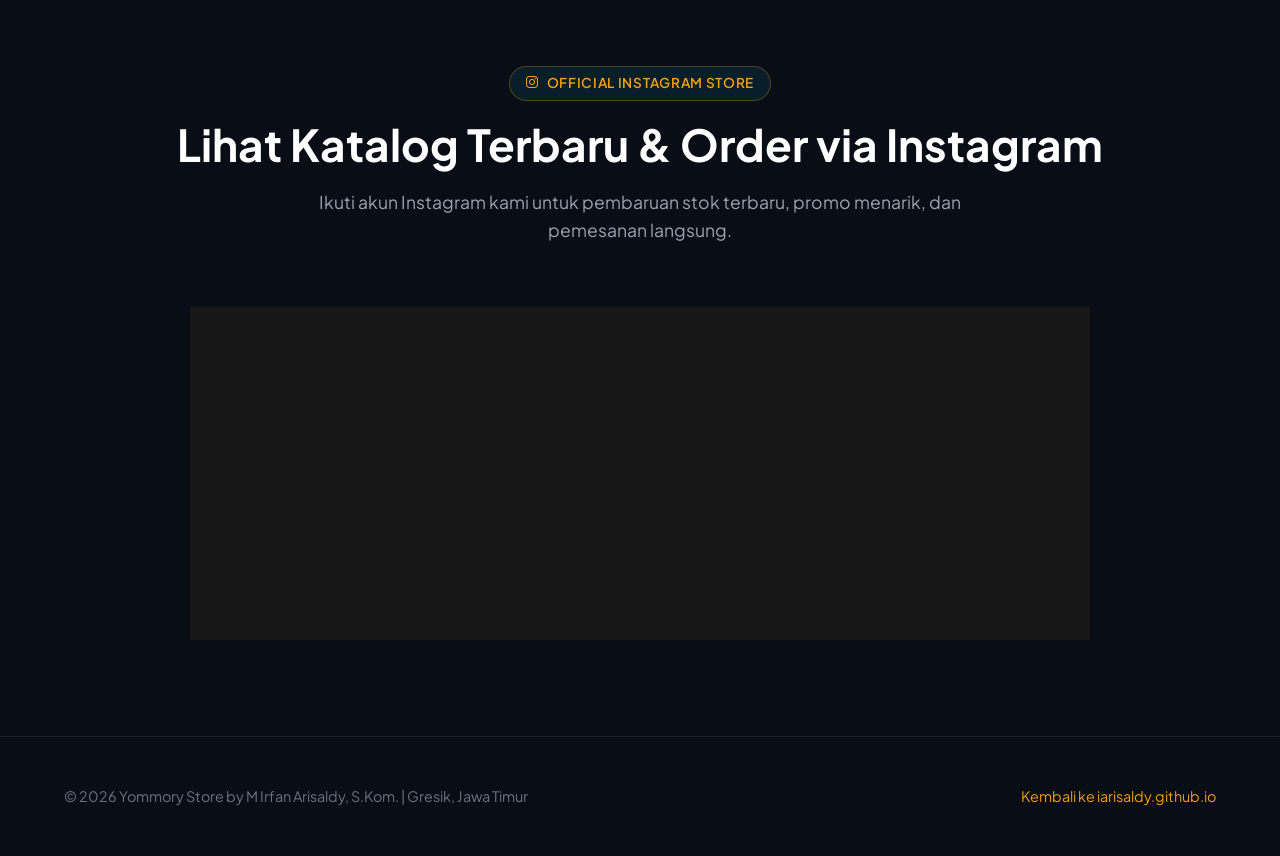
<file: yommory/index.html>
<!DOCTYPE html>
<html lang="id">
  <head>
    <meta charset="UTF-8" />
    <meta name="viewport" content="width=device-width, initial-scale=1.0" />
    <title>Yommory | Official Store & Business Venture by M Irfan Arisaldy</title>
    <meta
      name="description"
      content="Yommory Official Store - Toko usaha terpercaya oleh M Irfan Arisaldy. Produk berkualitas, harga terjangkau, dan pelayanan terbaik."
    />
    <meta name="author" content="M Irfan Arisaldy" />

    <!-- Favicon -->
    <link rel="icon" type="image/x-icon" href="../assets/img/favicon.ico" />

    <!-- Google Fonts -->
    <link rel="preconnect" href="https://fonts.googleapis.com" />
    <link rel="preconnect" href="https://fonts.gstatic.com" crossorigin />
    <link
      href="https://fonts.googleapis.com/css2?family=Fira+Code:wght@400;500;600&family=Plus+Jakarta+Sans:wght@400;500;600;700;800&display=swap"
      rel="stylesheet"
    />

    <!-- Font Awesome Icons -->
    <link
      rel="stylesheet"
      href="https://cdnjs.cloudflare.com/ajax/libs/font-awesome/6.4.0/css/all.min.css"
      crossorigin="anonymous"
    />

    <!-- Main Stylesheet -->
    <link rel="stylesheet" href="../css/styles.css?v=1.0.1" />

    <!-- Custom Yommory Theme Overrides -->
    <style>
      :root {
        --accent-cyan: #f59e0b;
        --accent-cyan-glow: rgba(245, 158, 11, 0.25);
        --accent-purple: #ef4444;
        --gradient-primary: linear-gradient(135deg, #f59e0b 0%, #f97316 50%, #ef4444 100%);
        --gradient-text: linear-gradient(135deg, #fbbf24 0%, #f97316 50%, #f87171 100%);
      }
      .yommory-hero {
        padding: 9rem 0 5rem 0;
        text-align: center;
      }
      .yommory-card {
        background: rgba(30, 27, 24, 0.75);
        border: 1px solid rgba(245, 158, 11, 0.25);
      }
      .yommory-card:hover {
        border-color: #f59e0b;
        box-shadow: 0 0 25px rgba(245, 158, 11, 0.35);
      }
      .insta-btn {
        background: linear-gradient(45deg, #f09433 0%, #e6683c 25%, #dc2743 50%, #cc2366 75%, #bc1888 100%);
        color: #ffffff !important;
        border: none;
        box-shadow: 0 4px 15px rgba(220, 39, 67, 0.4);
      }
      .insta-btn:hover {
        transform: translateY(-3px);
        box-shadow: 0 6px 20px rgba(220, 39, 67, 0.6);
      }
      .store-logo-img {
        height: 38px;
        width: auto;
        object-fit: contain;
        vertical-align: middle;
      }
    </style>
  </head>
  <body id="yommory-home">
    <!-- Navigation Bar -->
    <nav class="navbar">
      <div class="container nav-container">
        <a href="../index.html" class="nav-logo">
          <i class="fa-solid fa-shop" style="color: #f59e0b;"></i>
          YOMMORY<span>.store</span>
        </a>
        <button class="nav-toggle" aria-label="Toggle navigation">
          <i class="fa-solid fa-bars"></i>
        </button>
        <ul class="nav-links">
          <li><a href="../index.html" class="nav-link" data-i18n="yommory.backNav"><i class="fa-solid fa-arrow-left"></i> Portofolio Irfan</a></li>
          <li class="lang-switcher">
            <button class="lang-btn active" data-lang="id" aria-label="Bahasa Indonesia">🇮🇩 ID</button>
            <button class="lang-btn" data-lang="en" aria-label="English">🇬🇧 EN</button>
          </li>
          <li>
            <a href="https://www.instagram.com/p/DbACxnHBMX3/" target="_blank" class="btn insta-btn btn-sm">
              <i class="fa-brands fa-instagram"></i> Instagram @yommory
            </a>
          </li>
        </ul>
      </div>
    </nav>

    <!-- Yommory Hero Section -->
    <section class="yommory-hero">
      <div class="container">
        <div class="section-tag" style="background: rgba(245, 158, 11, 0.12); border-color: rgba(245, 158, 11, 0.35); color: #f59e0b;" data-i18n="yommory.heroBadge">
          <i class="fa-solid fa-store"></i> Official Store & Business Venture by M Irfan Arisaldy
        </div>
        <h1 class="hero-title" style="font-size: 3.2rem; margin-bottom: 1.5rem;" data-i18n="yommory.heroTitle">
          Selamat Datang di Toko Resmi <br />
          <span class="gradient-text">YOMMORY STORE</span>
        </h1>
        <p class="hero-description" style="margin: 0 auto 2.5rem auto; font-size: 1.15rem; max-width: 680px;" data-i18n="yommory.heroDesc">
          Usaha toko & retail kreatif terpercaya yang didirikan oleh <strong>M Irfan Arisaldy, S.Kom.</strong> Menyediakan berbagai produk pilihan berkualitas terjamin dengan pelayanan cepat dan mengutamakan kepuasan pelanggan.
        </p>

        <div style="display: flex; justify-content: center; gap: 1rem; flex-wrap: wrap; margin-bottom: 3rem;">
          <a href="https://www.instagram.com/p/DbACxnHBMX3/" target="_blank" class="btn insta-btn" style="font-size: 1.05rem; padding: 0.9rem 1.8rem;" data-i18n="yommory.shopBtn">
            <i class="fa-brands fa-instagram"></i> Postingan Resmi Instagram Yommory
          </a>
          <a href="https://wa.me/6282264117557?text=Halo%20Yommory,%20saya%20mau%20tanya%20produk%20dan%20order" target="_blank" class="btn btn-primary" style="background: #25D366; border: none; box-shadow: 0 4px 15px rgba(37, 211, 102, 0.4); font-size: 1.05rem; padding: 0.9rem 1.8rem;">
            <i class="fa-brands fa-whatsapp"></i> Hubungi via WhatsApp
          </a>
        </div>
      </div>
    </section>

    <!-- About Yommory Section -->
    <section id="about-yommory" class="section bg-surface">
      <div class="container">
        <div class="section-header">
          <div class="section-tag" style="color: #f59e0b; border-color: rgba(245, 158, 11, 0.3);" data-i18n="yommory.catTag">
            <i class="fa-solid fa-award"></i> Keunggulan Toko
          </div>
          <h2 class="section-title" data-i18n="yommory.catTitle">Mengapa Belanja di Yommory Store?</h2>
          <p class="section-subtitle" data-i18n="yommory.catSubtitle">
            Kualitas produk, respon cepat, dan transaksi yang amanah adalah komitmen utama kami.
          </p>
        </div>

        <div class="about-grid">
          <div class="about-card yommory-card">
            <div class="about-card-icon" style="background: rgba(245, 158, 11, 0.1); color: #f59e0b;">
              <i class="fa-solid fa-boxes-packing"></i>
            </div>
            <h3 data-i18n="yommory.card1Title">Produk Pilihan & Asli</h3>
            <p data-i18n="yommory.card1Desc">
              Semua barang dan produk yang kami sediakan dijamin original, terawat, dan melewati kontrol kualitas terbaik sebelum dikirim.
            </p>
          </div>

          <div class="about-card yommory-card">
            <div class="about-card-icon" style="background: rgba(245, 158, 11, 0.1); color: #f59e0b;">
              <i class="fa-solid fa-tags"></i>
            </div>
            <h3 data-i18n="yommory.card2Title">Harga Terbaik & Terjangkau</h3>
            <p data-i18n="yommory.card2Desc">
              Menawarkan penawaran harga bersaing, jujur, dan ramah kantong untuk memenuhi kebutuhan harian maupun hobi Anda.
            </p>
          </div>

          <div class="about-card yommory-card">
            <div class="about-card-icon" style="background: rgba(245, 158, 11, 0.1); color: #f59e0b;">
              <i class="fa-solid fa-truck-fast"></i>
            </div>
            <h3 data-i18n="yommory.card3Title">Pengemasan & Pengiriman Cepat</h3>
            <p data-i18n="yommory.card3Desc">
              Dikemas dengan aman dan rapi, serta diproses cepat untuk menjamin barang tiba dengan selamat di tujuan.
            </p>
          </div>
        </div>
      </div>
    </section>

    <!-- Menu & Highlights Section -->
    <section id="menu-highlights" class="section">
      <div class="container">
        <div class="section-header">
          <div class="section-tag" style="color: #f59e0b; border-color: rgba(245, 158, 11, 0.3);" data-i18n="yommory.ctaTag">
            <i class="fa-solid fa-bag-shopping"></i> Katalog & Galeri
          </div>
          <h2 class="section-title" data-i18n="yommory.ctaTitle">Katalog & Postingan Produk</h2>
          <p class="section-subtitle" data-i18n="yommory.ctaDesc">
            Kunjungi akun Instagram Yommory untuk melihat update stok produk terbaru, dokumentasi postingan, dan testimoni pelanggan.
          </p>
        </div>

        <div class="contact-card yommory-card" style="max-width: 900px;">
          <i class="fa-brands fa-instagram" style="font-size: 3.5rem; color: #e1306c; margin-bottom: 1rem;"></i>
          <h3 style="font-size: 1.8rem; margin-bottom: 0.5rem;" data-i18n="yommory.ctaTitle">Lihat Postingan Resmi di Instagram</h3>
          <p style="color: var(--text-muted); font-size: 1rem; margin-bottom: 2rem;" data-i18n="yommory.ctaDesc">
            Dapatkan informasi lengkap mengenai katalog produk, harga, dan promo menarik di Instagram Yommory.
          </p>
          <a href="https://www.instagram.com/p/DbACxnHBMX3/" target="_blank" class="btn insta-btn" style="font-size: 1.1rem; padding: 1rem 2rem;" data-i18n="yommory.ctaBtn">
            <i class="fa-brands fa-instagram"></i> Buka Postingan Yommory (DbACxnHBMX3)
          </a>
        </div>
      </div>
    </section>

    <!-- Footer -->
    <footer class="footer">
      <div class="container footer-content">
        <p data-i18n="yommory.footerRights">&copy; 2026 Yommory Store by M Irfan Arisaldy, S.Kom. | Gresik, Jawa Timur</p>
        <p>
          <a href="../index.html" style="color: #f59e0b; text-decoration: none;" data-i18n="yommory.footerBack">Kembali ke iarisaldy.github.io</a>
        </p>
      </div>
    </footer>

    <script src="../js/translations.js?v=1.0.1"></script>
    <script src="../js/main.js?v=1.0.1"></script>
  </body>
</html>
</file>
<file: css/styles.css>
/* ==========================================================================
   M IRFAN ARISALDY - PORTFOLIO STYLESHEET
   Modern Glassmorphic Dark Theme with Neon Accents
   ========================================================================== */

:root {
  /* Color Palette */
  --bg-dark: #090d16;
  --bg-card: rgba(17, 24, 39, 0.7);
  --bg-card-hover: rgba(31, 41, 55, 0.85);
  --bg-nav: rgba(9, 13, 22, 0.85);
  --border-color: rgba(255, 255, 255, 0.08);
  --border-glow: rgba(6, 182, 212, 0.4);
  
  --text-main: #f3f4f6;
  --text-muted: #9ca3af;
  --text-dim: #6b7280;

  --accent-cyan: #06b6d4;
  --accent-cyan-glow: rgba(6, 182, 212, 0.25);
  --accent-purple: #8b5cf6;
  --accent-purple-glow: rgba(139, 92, 246, 0.25);
  --accent-blue: #3b82f6;

  --gradient-primary: linear-gradient(135deg, #06b6d4 0%, #3b82f6 50%, #8b5cf6 100%);
  --gradient-card: linear-gradient(145deg, rgba(255, 255, 255, 0.05) 0%, rgba(255, 255, 255, 0.01) 100%);
  --gradient-text: linear-gradient(135deg, #38bdf8 0%, #818cf8 50%, #c084fc 100%);

  /* Typography */
  --font-main: 'Plus Jakarta Sans', -apple-system, BlinkMacSystemFont, sans-serif;
  --font-code: 'Fira Code', monospace;

  /* Spacing & Layout */
  --radius-sm: 8px;
  --radius-md: 14px;
  --radius-lg: 20px;
  --radius-full: 9999px;

  --transition-fast: 0.2s cubic-bezier(0.4, 0, 0.2, 1);
  --transition-normal: 0.3s cubic-bezier(0.4, 0, 0.2, 1);
  --transition-slow: 0.5s cubic-bezier(0.4, 0, 0.2, 1);

  --shadow-sm: 0 4px 6px -1px rgba(0, 0, 0, 0.3);
  --shadow-md: 0 10px 15px -3px rgba(0, 0, 0, 0.4);
  --shadow-glow: 0 0 25px rgba(6, 182, 212, 0.2);
}

/* Reset & Base Styles */
*, *::before, *::after {
  box-sizing: border-box;
  margin: 0;
  padding: 0;
}

html {
  scroll-behavior: smooth;
  scroll-padding-top: 90px;
  font-size: 16px;
}

body {
  background-color: var(--bg-dark);
  color: var(--text-main);
  font-family: var(--font-main);
  line-height: 1.6;
  overflow-x: hidden;
  position: relative;
  background-image: 
    radial-gradient(circle at 15% 15%, rgba(6, 182, 212, 0.07) 0%, transparent 45%),
    radial-gradient(circle at 85% 65%, rgba(139, 92, 246, 0.07) 0%, transparent 45%);
  background-attachment: fixed;
}

/* Container */
.container {
  width: 100%;
  max-width: 1200px;
  margin: 0 auto;
  padding: 0 1.5rem;
}

/* Typography Utilities */
h1, h2, h3, h4, h5, h6 {
  color: #ffffff;
  font-weight: 700;
  line-height: 1.25;
}

.gradient-text {
  background: var(--gradient-text);
  -webkit-background-clip: text;
  -webkit-text-fill-color: transparent;
  display: inline-block;
}

.section-tag {
  display: inline-flex;
  align-items: center;
  gap: 0.5rem;
  padding: 0.35rem 1rem;
  background: rgba(6, 182, 212, 0.1);
  border: 1px solid rgba(6, 182, 212, 0.3);
  border-radius: var(--radius-full);
  color: var(--accent-cyan);
  font-size: 0.85rem;
  font-weight: 600;
  letter-spacing: 0.05em;
  text-transform: uppercase;
  margin-bottom: 1rem;
}

.section-title {
  font-size: 2.25rem;
  margin-bottom: 1rem;
}

@media (min-width: 768px) {
  .section-title {
    font-size: 2.75rem;
  }
}

.section-subtitle {
  color: var(--text-muted);
  font-size: 1.1rem;
  max-width: 650px;
  margin: 0 auto 3rem auto;
}

.section-header {
  text-align: center;
  margin-bottom: 4rem;
}

/* Buttons */
.btn {
  display: inline-flex;
  align-items: center;
  justify-content: center;
  gap: 0.6rem;
  padding: 0.8rem 1.75rem;
  font-size: 0.95rem;
  font-weight: 600;
  border-radius: var(--radius-md);
  text-decoration: none;
  cursor: pointer;
  transition: var(--transition-normal);
  border: 1px solid transparent;
}

.btn-primary {
  background: var(--gradient-primary);
  color: #ffffff;
  box-shadow: 0 4px 15px rgba(6, 182, 212, 0.3);
}

.btn-primary:hover {
  transform: translateY(-2px);
  box-shadow: 0 6px 20px rgba(6, 182, 212, 0.5);
  color: #ffffff;
}

.btn-outline {
  background: rgba(255, 255, 255, 0.03);
  border-color: var(--border-color);
  color: var(--text-main);
  backdrop-filter: blur(10px);
}

.btn-outline:hover {
  background: rgba(255, 255, 255, 0.08);
  border-color: var(--accent-cyan);
  color: var(--accent-cyan);
  transform: translateY(-2px);
}

.btn-sm {
  padding: 0.5rem 1rem;
  font-size: 0.85rem;
  border-radius: var(--radius-sm);
}

/* Navigation Bar */
.navbar {
  position: fixed;
  top: 0;
  left: 0;
  right: 0;
  z-index: 1000;
  background: var(--bg-nav);
  backdrop-filter: blur(16px);
  -webkit-backdrop-filter: blur(16px);
  border-bottom: 1px solid var(--border-color);
  transition: var(--transition-normal);
  padding: 0.85rem 0;
}

.navbar.scrolled {
  padding: 0.65rem 0;
  box-shadow: 0 10px 30px rgba(0, 0, 0, 0.5);
  border-bottom-color: rgba(6, 182, 212, 0.2);
}

.nav-container {
  display: flex;
  align-items: center;
  justify-content: space-between;
  gap: 1.5rem;
}

.nav-logo {
  font-size: 1.15rem;
  font-weight: 800;
  color: #ffffff;
  text-decoration: none;
  display: flex;
  align-items: center;
  gap: 0.5rem;
  flex-shrink: 0;
  margin-right: 0.5rem;
  white-space: nowrap;
}

.nav-logo span {
  color: var(--accent-cyan);
}

.nav-links {
  display: flex;
  align-items: center;
  gap: 0.85rem;
  list-style: none;
  flex-shrink: 0;
  flex-wrap: nowrap;
}

.nav-links li {
  flex-shrink: 0;
  white-space: nowrap;
}

.nav-link {
  color: var(--text-muted);
  text-decoration: none;
  font-size: 0.825rem;
  font-weight: 600;
  transition: var(--transition-fast);
  position: relative;
  white-space: nowrap;
  padding: 0.2rem 0;
}

.nav-link:hover, .nav-link.active {
  color: var(--accent-cyan);
}

.nav-link.active::after {
  content: '';
  position: absolute;
  bottom: -6px;
  left: 0;
  width: 100%;
  height: 2px;
  background: var(--accent-cyan);
  border-radius: var(--radius-full);
}

/* Language Switcher */
.lang-switcher {
  display: inline-flex;
  flex-direction: row !important;
  align-items: center;
  background: rgba(255, 255, 255, 0.05);
  border: 1px solid var(--border-color);
  border-radius: var(--radius-full);
  padding: 2px;
  gap: 2px;
  flex-shrink: 0;
  white-space: nowrap;
}

.lang-btn {
  background: transparent;
  border: none;
  color: var(--text-muted);
  font-size: 0.75rem;
  font-weight: 700;
  padding: 0.2rem 0.5rem;
  border-radius: var(--radius-full);
  cursor: pointer;
  transition: var(--transition-fast);
  display: inline-flex;
  align-items: center;
  justify-content: center;
  gap: 0.25rem;
  letter-spacing: 0.03em;
  white-space: nowrap;
  flex-shrink: 0;
}

.lang-btn:hover {
  color: var(--text-main);
}

.lang-btn.active {
  background: var(--gradient-primary);
  color: #ffffff;
  box-shadow: 0 2px 8px rgba(6, 182, 212, 0.4);
}

.nav-toggle {
  display: none;
  background: none;
  border: none;
  color: var(--text-main);
  font-size: 1.5rem;
  cursor: pointer;
  padding: 0.25rem;
}

/* Mobile Nav Drawer */
@media (max-width: 1200px) {
  .nav-toggle {
    display: block;
  }

  .nav-links {
    position: fixed;
    top: 65px;
    left: 0;
    right: 0;
    background: rgba(9, 13, 22, 0.98);
    backdrop-filter: blur(20px);
    -webkit-backdrop-filter: blur(20px);
    border-bottom: 1px solid var(--border-color);
    flex-direction: column;
    padding: 1.75rem 1.5rem;
    gap: 1.1rem;
    transform: translateY(-150%);
    transition: var(--transition-normal);
    box-shadow: 0 20px 40px rgba(0, 0, 0, 0.8);
    max-height: calc(100vh - 65px);
    overflow-y: auto;
    align-items: center;
  }

  .nav-links.active {
    transform: translateY(0);
  }
}

/* Hero Section */
.hero-section {
  padding: 9rem 0 5rem 0;
  min-height: 100vh;
  display: flex;
  align-items: center;
  position: relative;
}

.hero-grid {
  display: grid;
  grid-template-columns: 1fr;
  gap: 3rem;
  align-items: center;
}

@media (min-width: 992px) {
  .hero-grid {
    grid-template-columns: 1.2fr 0.8fr;
  }
}

.hero-content {
  display: flex;
  flex-direction: column;
  align-items: flex-start;
}

.hero-badge {
  display: inline-flex;
  align-items: center;
  gap: 0.5rem;
  padding: 0.4rem 1.1rem;
  background: rgba(6, 182, 212, 0.1);
  border: 1px solid rgba(6, 182, 212, 0.25);
  border-radius: var(--radius-full);
  color: var(--accent-cyan);
  font-size: 0.9rem;
  font-weight: 600;
  margin-bottom: 1.5rem;
}

.hero-badge .pulse-dot {
  width: 8px;
  height: 8px;
  background-color: var(--accent-cyan);
  border-radius: 50%;
  box-shadow: 0 0 10px var(--accent-cyan);
  animation: pulse 2s infinite;
}

@keyframes pulse {
  0% { transform: scale(0.95); box-shadow: 0 0 0 0 rgba(6, 182, 212, 0.7); }
  70% { transform: scale(1); box-shadow: 0 0 0 10px rgba(6, 182, 212, 0); }
  100% { transform: scale(0.95); box-shadow: 0 0 0 0 rgba(6, 182, 212, 0); }
}

.hero-title {
  font-size: 2.5rem;
  line-height: 1.15;
  margin-bottom: 1rem;
  letter-spacing: -0.02em;
}

@media (min-width: 768px) {
  .hero-title {
    font-size: 3.5rem;
  }
}

.hero-subtitle {
  font-size: 1.25rem;
  color: var(--text-muted);
  margin-bottom: 1.5rem;
  min-height: 2rem;
  display: flex;
  align-items: center;
  gap: 0.5rem;
}

.typing-text {
  color: var(--accent-cyan);
  font-weight: 700;
}

.hero-description {
  color: var(--text-muted);
  font-size: 1.05rem;
  line-height: 1.7;
  margin-bottom: 2rem;
  max-width: 620px;
}

.hero-actions {
  display: flex;
  flex-wrap: wrap;
  gap: 1rem;
  margin-bottom: 2.5rem;
}

.hero-stats {
  display: grid;
  grid-template-columns: repeat(3, 1fr);
  gap: 1.5rem;
  width: 100%;
  padding-top: 2rem;
  border-top: 1px solid var(--border-color);
}

.stat-item h3 {
  font-size: 2rem;
  color: var(--accent-cyan);
  font-weight: 800;
}

.stat-item p {
  color: var(--text-muted);
  font-size: 0.85rem;
}

/* Hero Avatar Card */
.hero-avatar-wrapper {
  position: relative;
  display: flex;
  justify-content: center;
  align-items: center;
}

.avatar-card {
  position: relative;
  width: 100%;
  max-width: 380px;
  background: var(--bg-card);
  border: 1px solid var(--border-color);
  border-radius: var(--radius-lg);
  padding: 1.5rem;
  backdrop-filter: blur(12px);
  box-shadow: var(--shadow-md);
  text-align: center;
  transition: var(--transition-normal);
}

.avatar-card:hover {
  border-color: var(--accent-cyan);
  box-shadow: var(--shadow-glow);
  transform: translateY(-5px);
}

.avatar-img-container {
  width: 200px;
  height: 200px;
  margin: 0 auto 1.5rem auto;
  border-radius: 50%;
  padding: 5px;
  background: var(--gradient-primary);
  position: relative;
}

.avatar-img {
  width: 100%;
  height: 100%;
  object-fit: cover;
  border-radius: 50%;
  background-color: var(--bg-dark);
}

.avatar-info h3 {
  font-size: 1.35rem;
  margin-bottom: 0.25rem;
}

.avatar-info p {
  color: var(--accent-cyan);
  font-size: 0.9rem;
  margin-bottom: 1rem;
}

.social-links {
  display: flex;
  justify-content: center;
  gap: 1rem;
}

.social-icon {
  width: 40px;
  height: 40px;
  border-radius: 50%;
  background: rgba(255, 255, 255, 0.05);
  border: 1px solid var(--border-color);
  color: var(--text-main);
  display: flex;
  align-items: center;
  justify-content: center;
  text-decoration: none;
  transition: var(--transition-fast);
}

.social-icon:hover {
  background: var(--accent-cyan);
  color: #ffffff;
  border-color: var(--accent-cyan);
  transform: translateY(-3px);
}

/* Sections Padding */
.section {
  padding: 6rem 0;
  scroll-margin-top: 90px;
}

.bg-surface {
  background: rgba(17, 24, 39, 0.3);
  border-top: 1px solid var(--border-color);
  border-bottom: 1px solid var(--border-color);
}

/* About / Highlights Cards */
.about-grid {
  display: grid;
  grid-template-columns: 1fr;
  gap: 2rem;
}

@media (min-width: 768px) {
  .about-grid {
    grid-template-columns: repeat(2, 1fr);
  }
}

.about-card {
  background: var(--bg-card);
  border: 1px solid var(--border-color);
  border-radius: var(--radius-lg);
  padding: 2rem;
  transition: var(--transition-normal);
}

.about-card:hover {
  border-color: var(--border-glow);
  transform: translateY(-4px);
  box-shadow: var(--shadow-md);
}

.about-card-icon {
  width: 50px;
  height: 50px;
  border-radius: var(--radius-md);
  background: rgba(6, 182, 212, 0.1);
  color: var(--accent-cyan);
  display: flex;
  align-items: center;
  justify-content: center;
  font-size: 1.5rem;
  margin-bottom: 1.25rem;
}

.about-card h3 {
  font-size: 1.35rem;
  margin-bottom: 0.75rem;
}

.about-card p {
  color: var(--text-muted);
  font-size: 0.95rem;
  line-height: 1.6;
}

/* Skills Section */
.skills-grid {
  display: grid;
  grid-template-columns: 1fr;
  gap: 2rem;
}

@media (min-width: 768px) {
  .skills-grid {
    grid-template-columns: repeat(2, 1fr);
  }
}

.skill-category-card {
  background: var(--bg-card);
  border: 1px solid var(--border-color);
  border-radius: var(--radius-lg);
  padding: 2rem;
  backdrop-filter: blur(10px);
}

.skill-category-title {
  display: flex;
  align-items: center;
  gap: 0.75rem;
  font-size: 1.2rem;
  margin-bottom: 1.5rem;
  padding-bottom: 0.75rem;
  border-bottom: 1px solid var(--border-color);
}

.skill-category-title i {
  color: var(--accent-cyan);
}

.skill-tags {
  display: flex;
  flex-wrap: wrap;
  gap: 0.75rem;
}

.skill-tag {
  background: rgba(255, 255, 255, 0.04);
  border: 1px solid var(--border-color);
  border-radius: var(--radius-sm);
  padding: 0.5rem 0.9rem;
  font-size: 0.88rem;
  color: var(--text-main);
  font-family: var(--font-code);
  display: flex;
  align-items: center;
  gap: 0.5rem;
  transition: var(--transition-fast);
}

.skill-tag:hover {
  background: rgba(6, 182, 212, 0.15);
  border-color: var(--accent-cyan);
  color: #ffffff;
  transform: translateY(-2px);
}

/* Experience Section (Timeline) */
.timeline {
  position: relative;
  max-width: 900px;
  margin: 0 auto;
}

.timeline::before {
  content: '';
  position: absolute;
  top: 0;
  bottom: 0;
  left: 20px;
  width: 2px;
  background: linear-gradient(180deg, var(--accent-cyan) 0%, var(--accent-purple) 100%);
}

@media (min-width: 768px) {
  .timeline::before {
    left: 50%;
    transform: translateX(-50%);
  }
}

.timeline-item {
  position: relative;
  margin-bottom: 3rem;
}

.timeline-dot {
  position: absolute;
  top: 0;
  left: 11px;
  width: 20px;
  height: 20px;
  border-radius: 50%;
  background: var(--bg-dark);
  border: 4px solid var(--accent-cyan);
  z-index: 2;
  box-shadow: 0 0 10px var(--accent-cyan);
}

@media (min-width: 768px) {
  .timeline-dot {
    left: 50%;
    transform: translateX(-50%);
  }
}

.timeline-content {
  margin-left: 50px;
  background: var(--bg-card);
  border: 1px solid var(--border-color);
  border-radius: var(--radius-lg);
  padding: 2rem;
  transition: var(--transition-normal);
}

@media (min-width: 768px) {
  .timeline-item:nth-child(odd) .timeline-content {
    margin-left: 0;
    margin-right: 54%;
  }

  .timeline-item:nth-child(even) .timeline-content {
    margin-left: 54%;
  }
}

.timeline-content:hover {
  border-color: var(--accent-cyan);
  transform: translateY(-3px);
  box-shadow: var(--shadow-md);
}

.timeline-date {
  display: inline-block;
  padding: 0.25rem 0.75rem;
  background: rgba(6, 182, 212, 0.1);
  color: var(--accent-cyan);
  font-size: 0.8rem;
  font-weight: 700;
  border-radius: var(--radius-full);
  margin-bottom: 0.75rem;
}

.timeline-title {
  font-size: 1.3rem;
  margin-bottom: 0.25rem;
}

.timeline-company {
  color: var(--text-muted);
  font-weight: 600;
  font-size: 0.95rem;
  margin-bottom: 1rem;
  display: flex;
  align-items: center;
  gap: 0.5rem;
}

.timeline-bullets {
  list-style: none;
  display: flex;
  flex-direction: column;
  gap: 0.6rem;
}

.timeline-bullets li {
  position: relative;
  padding-left: 1.25rem;
  color: var(--text-muted);
  font-size: 0.9rem;
  line-height: 1.5;
}

.timeline-bullets li::before {
  content: '▹';
  position: absolute;
  left: 0;
  color: var(--accent-cyan);
  font-size: 1rem;
}

/* Projects Section */
.project-filters {
  display: flex;
  justify-content: center;
  gap: 0.75rem;
  flex-wrap: wrap;
  margin-bottom: 3rem;
}

.filter-btn {
  padding: 0.5rem 1.25rem;
  background: rgba(255, 255, 255, 0.03);
  border: 1px solid var(--border-color);
  border-radius: var(--radius-full);
  color: var(--text-muted);
  font-size: 0.9rem;
  font-weight: 600;
  cursor: pointer;
  transition: var(--transition-fast);
}

.filter-btn:hover, .filter-btn.active {
  background: var(--accent-cyan);
  border-color: var(--accent-cyan);
  color: #ffffff;
  box-shadow: 0 4px 12px rgba(6, 182, 212, 0.3);
}

.projects-grid {
  display: grid;
  grid-template-columns: 1fr;
  gap: 2rem;
}

@media (min-width: 768px) {
  .projects-grid {
    grid-template-columns: repeat(2, 1fr);
  }
}

.project-card {
  background: var(--bg-card);
  border: 1px solid var(--border-color);
  border-radius: var(--radius-lg);
  overflow: hidden;
  display: flex;
  flex-direction: column;
  transition: var(--transition-normal);
}

.project-card:hover {
  border-color: var(--accent-cyan);
  transform: translateY(-5px);
  box-shadow: var(--shadow-md);
}

.project-body {
  padding: 1.75rem;
  display: flex;
  flex-direction: column;
  flex-grow: 1;
}

.project-tag {
  color: var(--accent-cyan);
  font-size: 0.8rem;
  font-weight: 700;
  text-transform: uppercase;
  letter-spacing: 0.05em;
  margin-bottom: 0.5rem;
}

.project-title {
  font-size: 1.35rem;
  margin-bottom: 0.75rem;
}

.project-desc {
  color: var(--text-muted);
  font-size: 0.92rem;
  line-height: 1.6;
  margin-bottom: 1.5rem;
  flex-grow: 1;
}

.project-tech {
  display: flex;
  flex-wrap: wrap;
  gap: 0.5rem;
  margin-bottom: 1.5rem;
}

.tech-badge {
  background: rgba(255, 255, 255, 0.05);
  border-radius: var(--radius-sm);
  padding: 0.25rem 0.6rem;
  font-size: 0.75rem;
  font-family: var(--font-code);
  color: var(--text-muted);
}

/* Education & Internship Section */
.edu-grid {
  display: grid;
  grid-template-columns: 1fr;
  gap: 2rem;
}

@media (min-width: 768px) {
  .edu-grid {
    grid-template-columns: repeat(2, 1fr);
  }
}

.edu-card {
  background: var(--bg-card);
  border: 1px solid var(--border-color);
  border-radius: var(--radius-lg);
  padding: 2rem;
}

.edu-header {
  display: flex;
  align-items: flex-start;
  gap: 1rem;
  margin-bottom: 1.25rem;
}

.edu-icon {
  width: 46px;
  height: 46px;
  border-radius: var(--radius-md);
  background: rgba(139, 92, 246, 0.1);
  color: var(--accent-purple);
  display: flex;
  align-items: center;
  justify-content: center;
  font-size: 1.3rem;
  flex-shrink: 0;
}

.edu-info h3 {
  font-size: 1.2rem;
}

.edu-info p {
  color: var(--text-muted);
  font-size: 0.9rem;
}

/* Contact Section */
.contact-card {
  background: var(--bg-card);
  border: 1px solid var(--border-color);
  border-radius: var(--radius-lg);
  padding: 3rem 2rem;
  text-align: center;
  max-width: 800px;
  margin: 0 auto;
  backdrop-filter: blur(10px);
}

.contact-methods {
  display: grid;
  grid-template-columns: 1fr;
  gap: 1.5rem;
  margin: 2.5rem 0;
}

@media (min-width: 600px) {
  .contact-methods {
    grid-template-columns: repeat(3, 1fr);
  }
}

.contact-item {
  background: rgba(255, 255, 255, 0.03);
  border: 1px solid var(--border-color);
  border-radius: var(--radius-md);
  padding: 1.5rem 1rem;
  text-decoration: none;
  color: var(--text-main);
  transition: var(--transition-normal);
  display: flex;
  flex-direction: column;
  align-items: center;
  gap: 0.75rem;
}

.contact-item:hover {
  border-color: var(--accent-cyan);
  background: rgba(6, 182, 212, 0.08);
  transform: translateY(-3px);
}

.contact-item i {
  font-size: 1.75rem;
  color: var(--accent-cyan);
}

.contact-item h4 {
  font-size: 1rem;
  margin: 0;
}

.contact-item p {
  color: var(--text-muted);
  font-size: 0.85rem;
  word-break: break-all;
}

/* Footer */
.footer {
  padding: 3rem 0;
  border-top: 1px solid var(--border-color);
  text-align: center;
  color: var(--text-dim);
  font-size: 0.9rem;
}

.footer-content {
  display: flex;
  flex-direction: column;
  align-items: center;
  gap: 1rem;
}

@media (min-width: 768px) {
  .footer-content {
    flex-direction: row;
    justify-content: space-between;
  }
}
</file>
